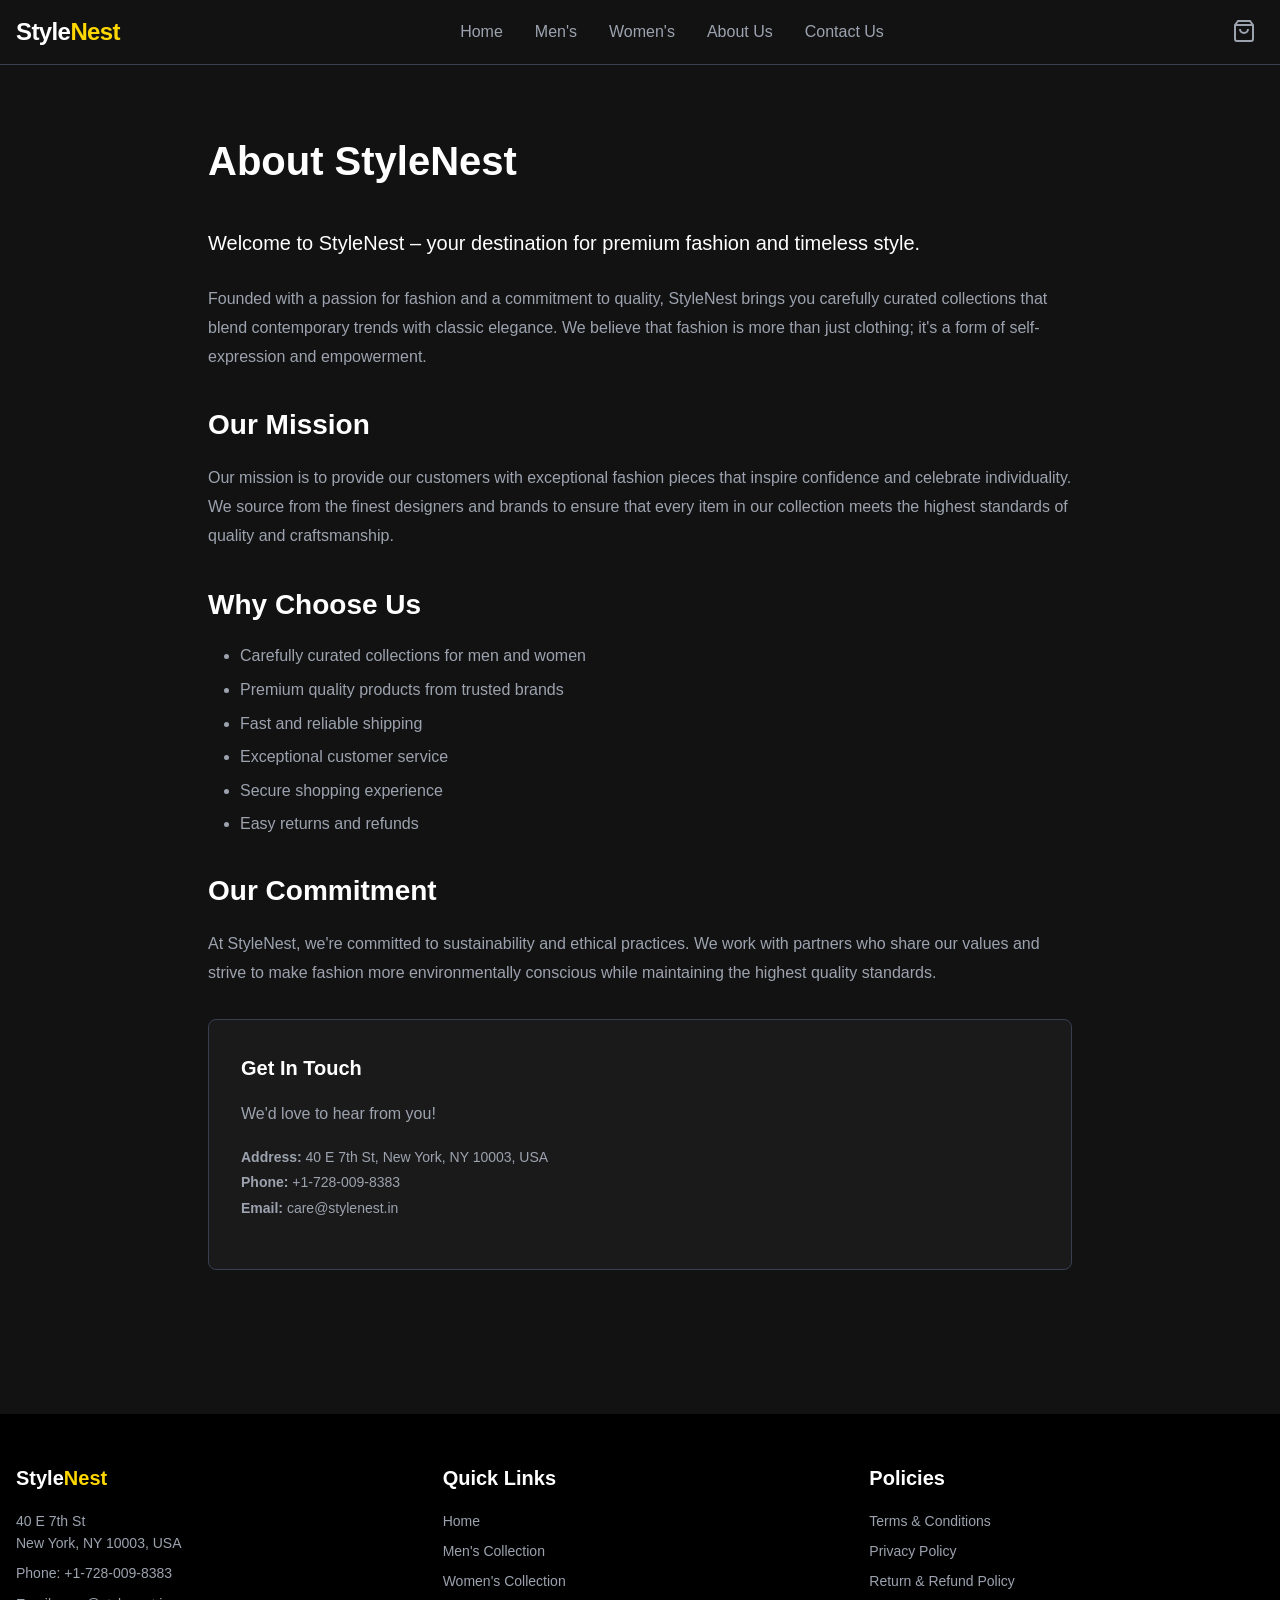
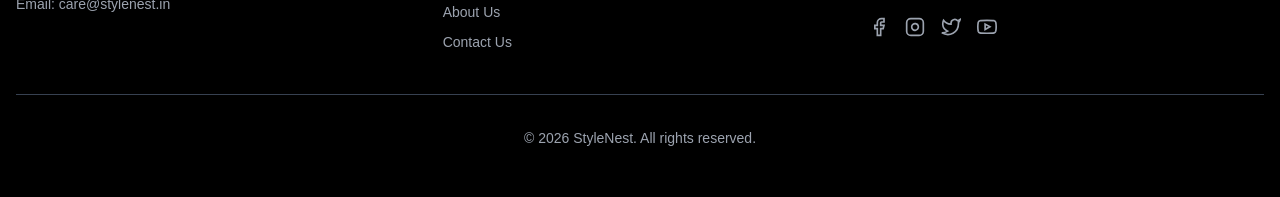
<file: about.html>
<!DOCTYPE html>
<html lang="en">
<head>
  <meta charset="UTF-8">
  <meta name="viewport" content="width=device-width, initial-scale=1.0">
  <title>About Us - StyleNest</title>
  <link rel="stylesheet" href="styles.css">
</head>
<body>
  <!-- Header -->
  <header class="header">
    <div class="header-content">
      <a href="index.html" class="logo">
        <span>Style</span><span class="logo-accent">Nest</span>
      </a>

      <nav class="nav">
        <a href="index.html" class="nav-link">Home</a>
        <a href="mens.html" class="nav-link">Men's</a>
        <a href="womens.html" class="nav-link">Women's</a>
        <a href="about.html" class="nav-link">About Us</a>
        <a href="contact.html" class="nav-link">Contact Us</a>
      </nav>

      <div class="header-actions">
        <button class="cart-btn">
          <svg width="24" height="24" viewBox="0 0 24 24" fill="none" stroke="currentColor" stroke-width="2">
            <path d="M6 2L3 6v14a2 2 0 0 0 2 2h14a2 2 0 0 0 2-2V6l-3-4z"/>
            <line x1="3" y1="6" x2="21" y2="6"/>
            <path d="M16 10a4 4 0 0 1-8 0"/>
          </svg>
          <span class="cart-counter">0</span>
        </button>

        <button class="mobile-menu-btn">
          <svg width="24" height="24" viewBox="0 0 24 24" fill="none" stroke="currentColor" stroke-width="2">
            <line x1="3" y1="12" x2="21" y2="12"/>
            <line x1="3" y1="6" x2="21" y2="6"/>
            <line x1="3" y1="18" x2="21" y2="18"/>
          </svg>
        </button>
      </div>
    </div>

    <nav class="mobile-menu">
      <a href="index.html" class="nav-link">Home</a>
      <a href="mens.html" class="nav-link">Men's</a>
      <a href="womens.html" class="nav-link">Women's</a>
      <a href="about.html" class="nav-link">About Us</a>
      <a href="contact.html" class="nav-link">Contact Us</a>
    </nav>
  </header>

  <!-- About Content -->
  <div class="about-content">
    <h1>About StyleNest</h1>
    
    <p style="font-size: 1.25rem; color: var(--color-text-primary);">
      Welcome to StyleNest – your destination for premium fashion and timeless style.
    </p>
    
    <p>
      Founded with a passion for fashion and a commitment to quality, StyleNest brings you 
      carefully curated collections that blend contemporary trends with classic elegance. 
      We believe that fashion is more than just clothing; it's a form of self-expression 
      and empowerment.
    </p>
    
    <h2>Our Mission</h2>
    <p>
      Our mission is to provide our customers with exceptional fashion pieces that inspire 
      confidence and celebrate individuality. We source from the finest designers and brands 
      to ensure that every item in our collection meets the highest standards of quality and 
      craftsmanship.
    </p>
    
    <h2>Why Choose Us</h2>
    <ul>
      <li>Carefully curated collections for men and women</li>
      <li>Premium quality products from trusted brands</li>
      <li>Fast and reliable shipping</li>
      <li>Exceptional customer service</li>
      <li>Secure shopping experience</li>
      <li>Easy returns and refunds</li>
    </ul>
    
    <h2>Our Commitment</h2>
    <p>
      At StyleNest, we're committed to sustainability and ethical practices. We work with 
      partners who share our values and strive to make fashion more environmentally 
      conscious while maintaining the highest quality standards.
    </p>
    
    <div class="contact-box">
      <h3>Get In Touch</h3>
      <p>We'd love to hear from you!</p>
      <p style="font-size: 0.875rem;">
        <strong>Address:</strong> 40 E 7th St, New York, NY 10003, USA<br>
        <strong>Phone:</strong> +1-728-009-8383<br>
        <strong>Email:</strong> care@stylenest.in
      </p>
    </div>
  </div>

  <!-- Footer -->
  <footer class="footer">
    <div class="footer-content">
      <div class="footer-grid">
        <div class="footer-section">
          <h3 class="footer-logo">
            <span>Style</span><span class="logo-accent">Nest</span>
          </h3>
          <p>40 E 7th St<br>New York, NY 10003, USA</p>
          <p>Phone: +1-728-009-8383</p>
          <p>Email: care@stylenest.in</p>
        </div>

        <div class="footer-section">
          <h3>Quick Links</h3>
          <a href="index.html">Home</a>
          <a href="mens.html">Men's Collection</a>
          <a href="womens.html">Women's Collection</a>
          <a href="about.html">About Us</a>
          <a href="contact.html">Contact Us</a>
        </div>

        <div class="footer-section">
          <h3>Policies</h3>
          <a href="#">Terms & Conditions</a>
          <a href="#">Privacy Policy</a>
          <a href="#">Return & Refund Policy</a>
          
          <div class="social-links">
            <a href="#" class="social-link">
              <svg width="20" height="20" viewBox="0 0 24 24" fill="none" stroke="currentColor" stroke-width="2">
                <path d="M18 2h-3a5 5 0 0 0-5 5v3H7v4h3v8h4v-8h3l1-4h-4V7a1 1 0 0 1 1-1h3z"/>
              </svg>
            </a>
            <a href="#" class="social-link">
              <svg width="20" height="20" viewBox="0 0 24 24" fill="none" stroke="currentColor" stroke-width="2">
                <rect x="2" y="2" width="20" height="20" rx="5" ry="5"/>
                <path d="M16 11.37A4 4 0 1 1 12.63 8 4 4 0 0 1 16 11.37z"/>
                <line x1="17.5" y1="6.5" x2="17.51" y2="6.5"/>
              </svg>
            </a>
            <a href="#" class="social-link">
              <svg width="20" height="20" viewBox="0 0 24 24" fill="none" stroke="currentColor" stroke-width="2">
                <path d="M23 3a10.9 10.9 0 0 1-3.14 1.53 4.48 4.48 0 0 0-7.86 3v1A10.66 10.66 0 0 1 3 4s-4 9 5 13a11.64 11.64 0 0 1-7 2c9 5 20 0 20-11.5a4.5 4.5 0 0 0-.08-.83A7.72 7.72 0 0 0 23 3z"/>
              </svg>
            </a>
            <a href="#" class="social-link">
              <svg width="20" height="20" viewBox="0 0 24 24" fill="none" stroke="currentColor" stroke-width="2">
                <path d="M22.54 6.42a2.78 2.78 0 0 0-1.94-2C18.88 4 12 4 12 4s-6.88 0-8.6.46a2.78 2.78 0 0 0-1.94 2A29 29 0 0 0 1 11.75a29 29 0 0 0 .46 5.33A2.78 2.78 0 0 0 3.4 19c1.72.46 8.6.46 8.6.46s6.88 0 8.6-.46a2.78 2.78 0 0 0 1.94-2 29 29 0 0 0 .46-5.25 29 29 0 0 0-.46-5.33z"/>
                <polygon points="9.75 15.02 15.5 11.75 9.75 8.48 9.75 15.02"/>
              </svg>
            </a>
          </div>
        </div>
      </div>

      <div class="footer-bottom">
        <p>&copy; 2026 StyleNest. All rights reserved.</p>
      </div>
    </div>
  </footer>

  <!-- Cart Drawer Overlay -->
  <div class="cart-overlay"></div>

  <!-- Cart Drawer -->
  <div class="cart-drawer">
    <div class="cart-drawer-header">
      <div>
        <h2 class="cart-drawer-title">Shopping Cart</h2>
        <p class="cart-drawer-subtitle">Review your items and proceed to checkout</p>
      </div>
      <button class="cart-drawer-close">
        <svg width="24" height="24" viewBox="0 0 24 24" fill="none" stroke="currentColor" stroke-width="2">
          <line x1="18" y1="6" x2="6" y2="18"/>
          <line x1="6" y1="6" x2="18" y2="18"/>
        </svg>
      </button>
    </div>
    <div class="cart-drawer-content"></div>
  </div>

  <script src="products.js"></script>
  <script src="main.js"></script>
</body>
</html>
</file>
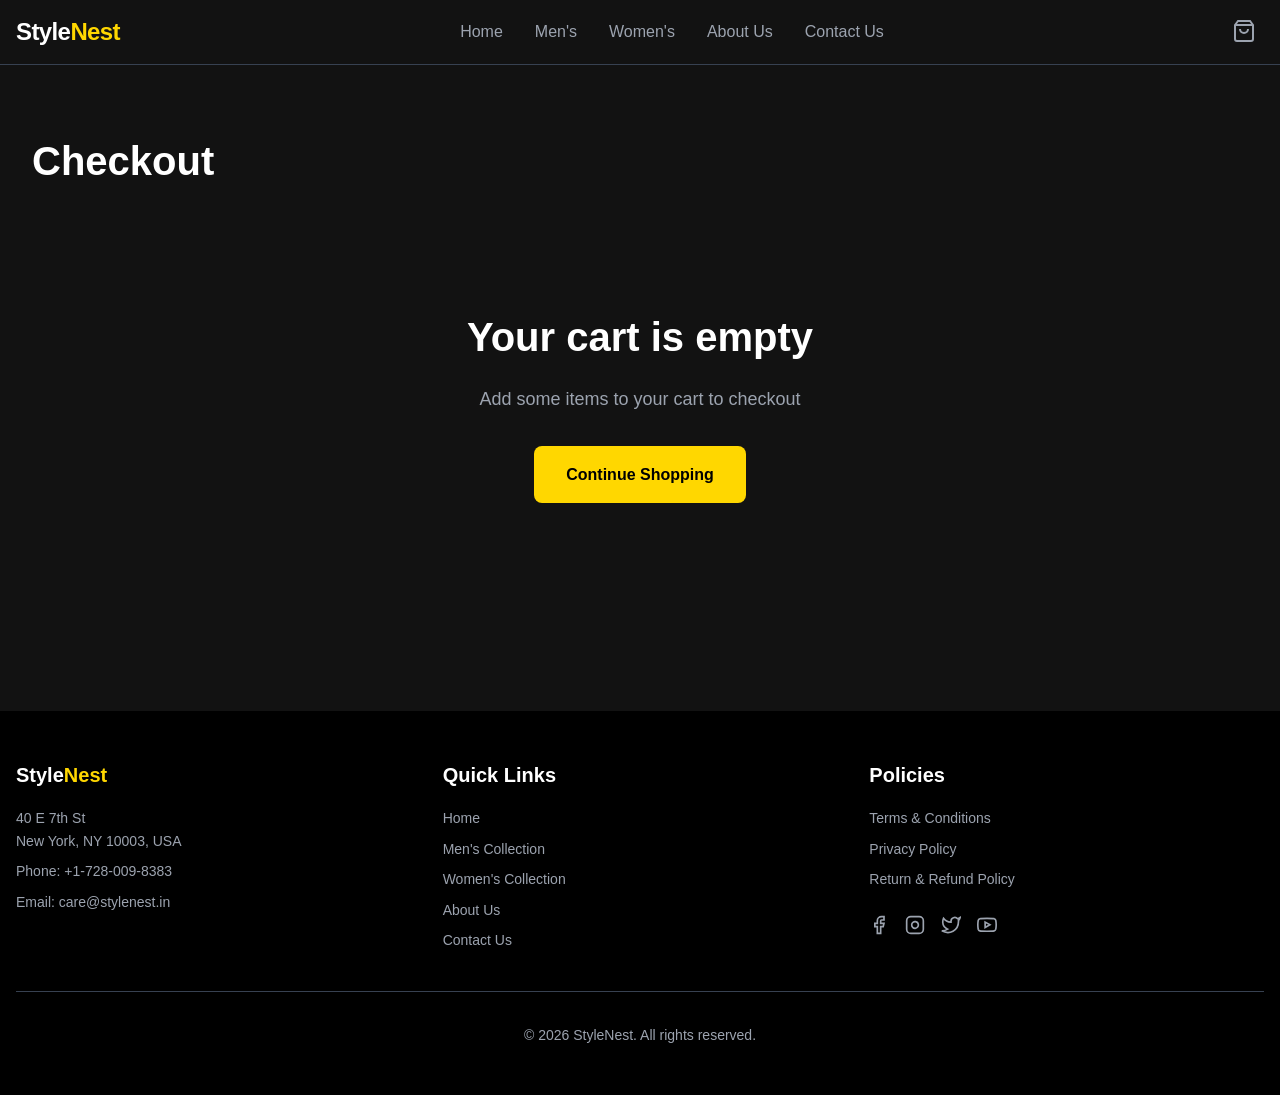
<file: checkout.html>
<!DOCTYPE html>
<html lang="en">
<head>
  <meta charset="UTF-8">
  <meta name="viewport" content="width=device-width, initial-scale=1.0">
  <title>Checkout - StyleNest</title>
  <link rel="stylesheet" href="styles.css">
</head>
<body>
  <!-- Header -->
  <header class="header">
    <div class="header-content">
      <a href="index.html" class="logo">
        <span>Style</span><span class="logo-accent">Nest</span>
      </a>

      <nav class="nav">
        <a href="index.html" class="nav-link">Home</a>
        <a href="mens.html" class="nav-link">Men's</a>
        <a href="womens.html" class="nav-link">Women's</a>
        <a href="about.html" class="nav-link">About Us</a>
        <a href="contact.html" class="nav-link">Contact Us</a>
      </nav>

      <div class="header-actions">
        <button class="cart-btn">
          <svg width="24" height="24" viewBox="0 0 24 24" fill="none" stroke="currentColor" stroke-width="2">
            <path d="M6 2L3 6v14a2 2 0 0 0 2 2h14a2 2 0 0 0 2-2V6l-3-4z"/>
            <line x1="3" y1="6" x2="21" y2="6"/>
            <path d="M16 10a4 4 0 0 1-8 0"/>
          </svg>
          <span class="cart-counter">0</span>
        </button>

        <button class="mobile-menu-btn">
          <svg width="24" height="24" viewBox="0 0 24 24" fill="none" stroke="currentColor" stroke-width="2">
            <line x1="3" y1="12" x2="21" y2="12"/>
            <line x1="3" y1="6" x2="21" y2="6"/>
            <line x1="3" y1="18" x2="21" y2="18"/>
          </svg>
        </button>
      </div>
    </div>

    <nav class="mobile-menu">
      <a href="index.html" class="nav-link">Home</a>
      <a href="mens.html" class="nav-link">Men's</a>
      <a href="womens.html" class="nav-link">Women's</a>
      <a href="about.html" class="nav-link">About Us</a>
      <a href="contact.html" class="nav-link">Contact Us</a>
    </nav>
  </header>

  <!-- Checkout Section -->
  <section class="section">
    <div class="container">
      <h1 style="font-size: 2.5rem; margin-bottom: 3rem;">Checkout</h1>
      
      <div class="checkout-container">
        <div class="checkout-grid">
          <!-- Checkout Form -->
          <div>
            <h2 style="font-size: 1.5rem; margin-bottom: 1.5rem;">Shipping Details</h2>
            <form id="checkout-form">
              <div class="form-group">
                <label for="name" class="form-label">Full Name *</label>
                <input
                  type="text"
                  id="name"
                  name="name"
                  class="form-input"
                >
              </div>

              <div class="form-group">
                <label for="email" class="form-label">Email Address *</label>
                <input
                  type="email"
                  id="email"
                  name="email"
                  class="form-input"
                >
              </div>

              <div class="form-group">
                <label for="phone" class="form-label">Phone Number * (Required for COD)</label>
                <input
                  type="tel"
                  id="phone"
                  name="phone"
                  placeholder="+1-XXX-XXX-XXXX"
                  class="form-input"
                >
              </div>

              <div class="form-group">
                <label for="address" class="form-label">Shipping Address *</label>
                <textarea
                  id="address"
                  name="address"
                  rows="3"
                  class="form-textarea"
                ></textarea>
              </div>

              <div class="form-grid">
                <div class="form-group">
                  <label for="city" class="form-label">City *</label>
                  <input
                    type="text"
                    id="city"
                    name="city"
                    class="form-input"
                  >
                </div>

                <div class="form-group">
                  <label for="state" class="form-label">State *</label>
                  <input
                    type="text"
                    id="state"
                    name="state"
                    class="form-input"
                  >
                </div>
              </div>

              <div class="form-group">
                <label for="zipCode" class="form-label">ZIP Code *</label>
                <input
                  type="text"
                  id="zipCode"
                  name="zipCode"
                  class="form-input"
                >
              </div>

              <div class="payment-methods">
                <h3 style="font-size: 1.25rem; margin-bottom: 1rem;">Payment Method</h3>
                <div>
                  <div class="payment-method payment-method-active">
                    <svg class="payment-icon" width="20" height="20" viewBox="0 0 24 24" fill="none" stroke="currentColor" stroke-width="2">
                      <rect x="1" y="4" width="22" height="16" rx="2" ry="2"/>
                      <line x1="1" y1="10" x2="23" y2="10"/>
                    </svg>
                    <div class="payment-details">
                      <p class="payment-title">Cash on Delivery (COD)</p>
                      <p class="payment-subtitle">Pay when you receive your order</p>
                    </div>
                    <div class="payment-radio">
                      <div class="payment-radio-inner"></div>
                    </div>
                  </div>
                  
                  <div class="payment-method payment-method-disabled">
                    <svg width="20" height="20" viewBox="0 0 24 24" fill="none" stroke="currentColor" stroke-width="2">
                      <rect x="1" y="4" width="22" height="16" rx="2" ry="2"/>
                      <line x1="1" y1="10" x2="23" y2="10"/>
                    </svg>
                    <div class="payment-details">
                      <p class="payment-title">Card Payment</p>
                      <p class="payment-subtitle">Currently unavailable</p>
                    </div>
                  </div>
                </div>
              </div>

              <button type="submit" class="btn-submit">
                Place Order
              </button>
            </form>
          </div>

          <!-- Order Summary -->
          <div>
            <h2 style="font-size: 1.5rem; margin-bottom: 1.5rem;">Order Summary</h2>
            <div class="order-summary">
              <div class="order-summary-items"></div>

              <div class="order-summary-totals">
                <div class="summary-row">
                  <span>Subtotal</span>
                  <span class="summary-subtotal">$0.00</span>
                </div>
                <div class="summary-row">
                  <span>Shipping</span>
                  <span class="summary-shipping">FREE</span>
                </div>
                <div class="summary-total-row">
                  <span>Total</span>
                  <span class="summary-total">$0.00</span>
                </div>
              </div>
            </div>
          </div>
        </div>
      </div>
    </div>
  </section>

  <!-- Footer -->
  <footer class="footer">
    <div class="footer-content">
      <div class="footer-grid">
        <div class="footer-section">
          <h3 class="footer-logo">
            <span>Style</span><span class="logo-accent">Nest</span>
          </h3>
          <p>40 E 7th St<br>New York, NY 10003, USA</p>
          <p>Phone: +1-728-009-8383</p>
          <p>Email: care@stylenest.in</p>
        </div>

        <div class="footer-section">
          <h3>Quick Links</h3>
          <a href="index.html">Home</a>
          <a href="mens.html">Men's Collection</a>
          <a href="womens.html">Women's Collection</a>
          <a href="about.html">About Us</a>
          <a href="contact.html">Contact Us</a>
        </div>

        <div class="footer-section">
          <h3>Policies</h3>
          <a href="#">Terms & Conditions</a>
          <a href="#">Privacy Policy</a>
          <a href="#">Return & Refund Policy</a>
          
          <div class="social-links">
            <a href="#" class="social-link">
              <svg width="20" height="20" viewBox="0 0 24 24" fill="none" stroke="currentColor" stroke-width="2">
                <path d="M18 2h-3a5 5 0 0 0-5 5v3H7v4h3v8h4v-8h3l1-4h-4V7a1 1 0 0 1 1-1h3z"/>
              </svg>
            </a>
            <a href="#" class="social-link">
              <svg width="20" height="20" viewBox="0 0 24 24" fill="none" stroke="currentColor" stroke-width="2">
                <rect x="2" y="2" width="20" height="20" rx="5" ry="5"/>
                <path d="M16 11.37A4 4 0 1 1 12.63 8 4 4 0 0 1 16 11.37z"/>
                <line x1="17.5" y1="6.5" x2="17.51" y2="6.5"/>
              </svg>
            </a>
            <a href="#" class="social-link">
              <svg width="20" height="20" viewBox="0 0 24 24" fill="none" stroke="currentColor" stroke-width="2">
                <path d="M23 3a10.9 10.9 0 0 1-3.14 1.53 4.48 4.48 0 0 0-7.86 3v1A10.66 10.66 0 0 1 3 4s-4 9 5 13a11.64 11.64 0 0 1-7 2c9 5 20 0 20-11.5a4.5 4.5 0 0 0-.08-.83A7.72 7.72 0 0 0 23 3z"/>
              </svg>
            </a>
            <a href="#" class="social-link">
              <svg width="20" height="20" viewBox="0 0 24 24" fill="none" stroke="currentColor" stroke-width="2">
                <path d="M22.54 6.42a2.78 2.78 0 0 0-1.94-2C18.88 4 12 4 12 4s-6.88 0-8.6.46a2.78 2.78 0 0 0-1.94 2A29 29 0 0 0 1 11.75a29 29 0 0 0 .46 5.33A2.78 2.78 0 0 0 3.4 19c1.72.46 8.6.46 8.6.46s6.88 0 8.6-.46a2.78 2.78 0 0 0 1.94-2 29 29 0 0 0 .46-5.25 29 29 0 0 0-.46-5.33z"/>
                <polygon points="9.75 15.02 15.5 11.75 9.75 8.48 9.75 15.02"/>
              </svg>
            </a>
          </div>
        </div>
      </div>

      <div class="footer-bottom">
        <p>&copy; 2026 StyleNest. All rights reserved.</p>
      </div>
    </div>
  </footer>

  <!-- Cart Drawer Overlay -->
  <div class="cart-overlay"></div>

  <!-- Cart Drawer -->
  <div class="cart-drawer">
    <div class="cart-drawer-header">
      <div>
        <h2 class="cart-drawer-title">Shopping Cart</h2>
        <p class="cart-drawer-subtitle">Review your items and proceed to checkout</p>
      </div>
      <button class="cart-drawer-close">
        <svg width="24" height="24" viewBox="0 0 24 24" fill="none" stroke="currentColor" stroke-width="2">
          <line x1="18" y1="6" x2="6" y2="18"/>
          <line x1="6" y1="6" x2="18" y2="18"/>
        </svg>
      </button>
    </div>
    <div class="cart-drawer-content"></div>
  </div>

  <script src="products.js"></script>
  <script src="main.js"></script>
</body>
</html>
</file>
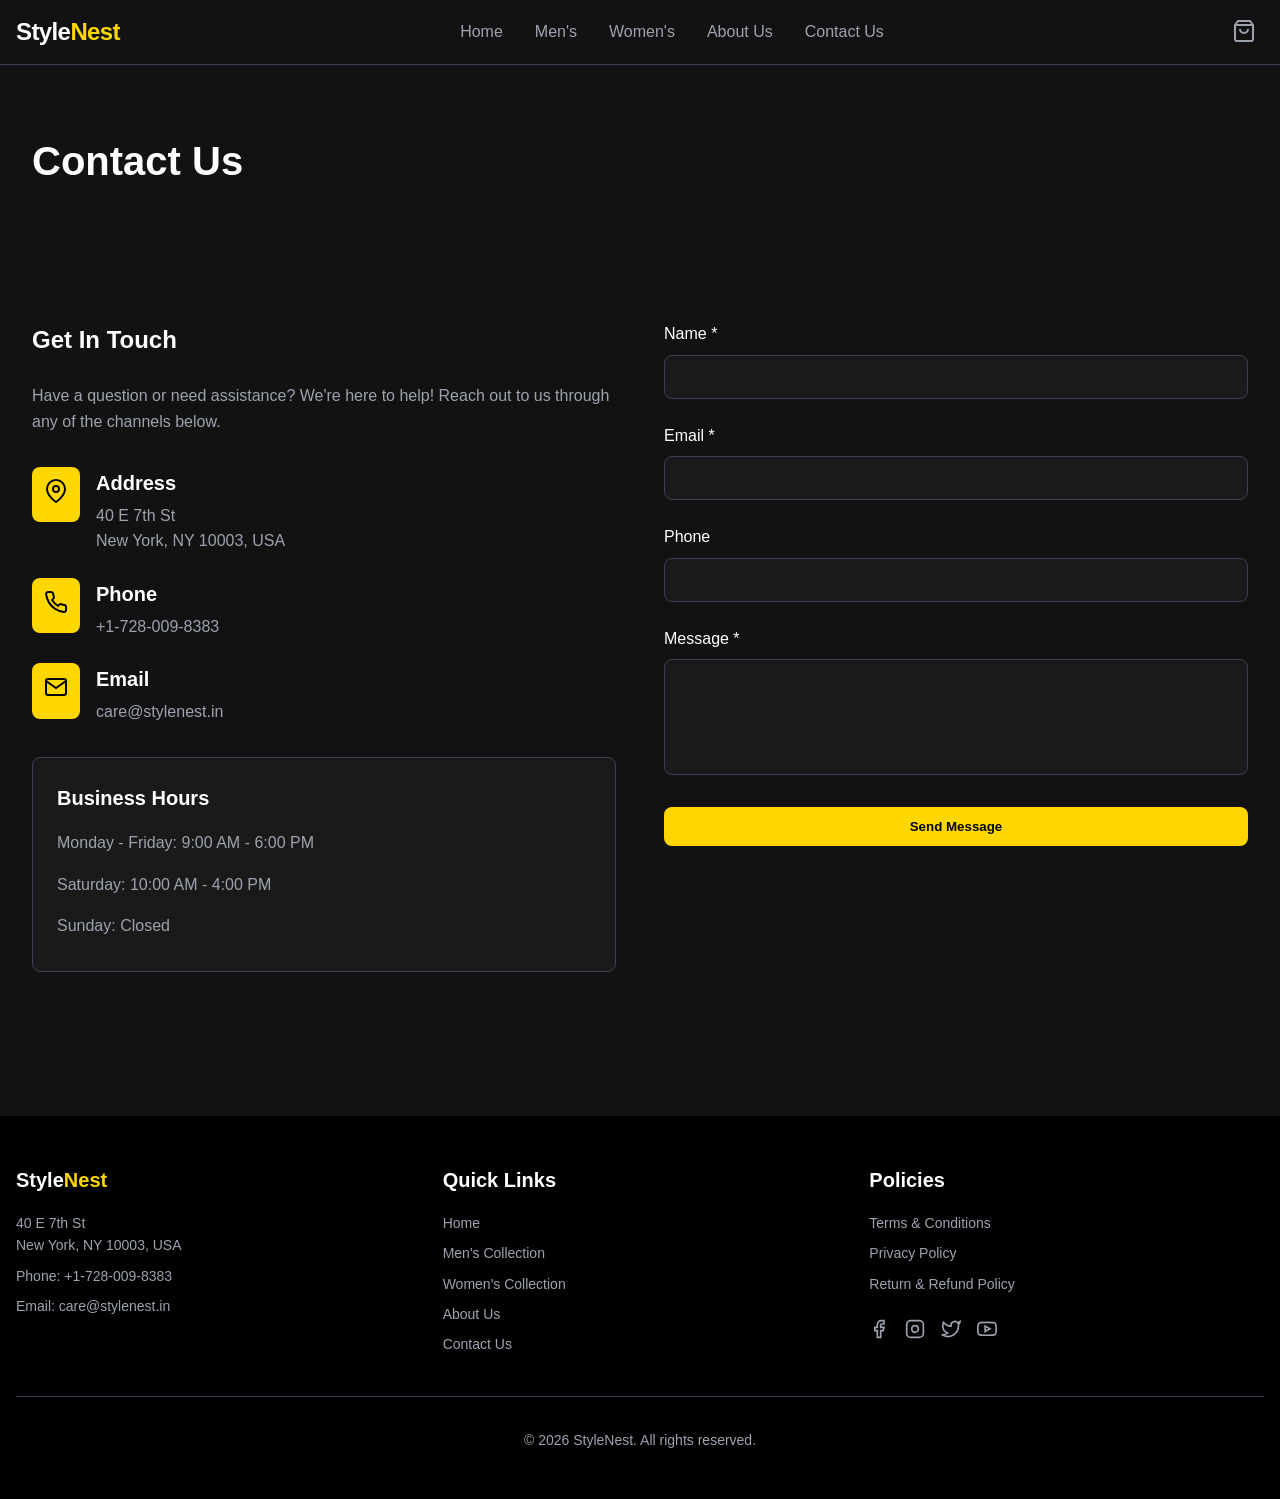
<file: contact.html>
<!DOCTYPE html>
<html lang="en">
<head>
  <meta charset="UTF-8">
  <meta name="viewport" content="width=device-width, initial-scale=1.0">
  <title>Contact Us - StyleNest</title>
  <link rel="stylesheet" href="styles.css">
</head>
<body>
  <!-- Header -->
  <header class="header">
    <div class="header-content">
      <a href="index.html" class="logo">
        <span>Style</span><span class="logo-accent">Nest</span>
      </a>

      <nav class="nav">
        <a href="index.html" class="nav-link">Home</a>
        <a href="mens.html" class="nav-link">Men's</a>
        <a href="womens.html" class="nav-link">Women's</a>
        <a href="about.html" class="nav-link">About Us</a>
        <a href="contact.html" class="nav-link">Contact Us</a>
      </nav>

      <div class="header-actions">
        <button class="cart-btn">
          <svg width="24" height="24" viewBox="0 0 24 24" fill="none" stroke="currentColor" stroke-width="2">
            <path d="M6 2L3 6v14a2 2 0 0 0 2 2h14a2 2 0 0 0 2-2V6l-3-4z"/>
            <line x1="3" y1="6" x2="21" y2="6"/>
            <path d="M16 10a4 4 0 0 1-8 0"/>
          </svg>
          <span class="cart-counter">0</span>
        </button>

        <button class="mobile-menu-btn">
          <svg width="24" height="24" viewBox="0 0 24 24" fill="none" stroke="currentColor" stroke-width="2">
            <line x1="3" y1="12" x2="21" y2="12"/>
            <line x1="3" y1="6" x2="21" y2="6"/>
            <line x1="3" y1="18" x2="21" y2="18"/>
          </svg>
        </button>
      </div>
    </div>

    <nav class="mobile-menu">
      <a href="index.html" class="nav-link">Home</a>
      <a href="mens.html" class="nav-link">Men's</a>
      <a href="womens.html" class="nav-link">Women's</a>
      <a href="about.html" class="nav-link">About Us</a>
      <a href="contact.html" class="nav-link">Contact Us</a>
    </nav>
  </header>

  <!-- Page Header -->
  <div class="page-header">
    <div class="container">
      <h1 class="page-title">Contact Us</h1>
    </div>
  </div>

  <!-- Contact Section -->
  <section class="section">
    <div class="container">
      <div class="contact-grid">
        <!-- Contact Info -->
        <div>
          <h2 style="font-size: 1.5rem; margin-bottom: 1.5rem;">Get In Touch</h2>
          <p style="color: var(--color-text-secondary); margin-bottom: 2rem;">
            Have a question or need assistance? We're here to help! Reach out to us 
            through any of the channels below.
          </p>
          
          <div style="display: flex; flex-direction: column; gap: 1.5rem;">
            <div class="contact-info-item">
              <div class="contact-icon">
                <svg width="24" height="24" viewBox="0 0 24 24" fill="none" stroke="currentColor" stroke-width="2">
                  <path d="M21 10c0 7-9 13-9 13s-9-6-9-13a9 9 0 0 1 18 0z"/>
                  <circle cx="12" cy="10" r="3"/>
                </svg>
              </div>
              <div>
                <h3 class="contact-info-title">Address</h3>
                <p class="contact-info-text">
                  40 E 7th St<br>
                  New York, NY 10003, USA
                </p>
              </div>
            </div>
            
            <div class="contact-info-item">
              <div class="contact-icon">
                <svg width="24" height="24" viewBox="0 0 24 24" fill="none" stroke="currentColor" stroke-width="2">
                  <path d="M22 16.92v3a2 2 0 0 1-2.18 2 19.79 19.79 0 0 1-8.63-3.07 19.5 19.5 0 0 1-6-6 19.79 19.79 0 0 1-3.07-8.67A2 2 0 0 1 4.11 2h3a2 2 0 0 1 2 1.72 12.84 12.84 0 0 0 .7 2.81 2 2 0 0 1-.45 2.11L8.09 9.91a16 16 0 0 0 6 6l1.27-1.27a2 2 0 0 1 2.11-.45 12.84 12.84 0 0 0 2.81.7A2 2 0 0 1 22 16.92z"/>
                </svg>
              </div>
              <div>
                <h3 class="contact-info-title">Phone</h3>
                <p class="contact-info-text">+1-728-009-8383</p>
              </div>
            </div>
            
            <div class="contact-info-item">
              <div class="contact-icon">
                <svg width="24" height="24" viewBox="0 0 24 24" fill="none" stroke="currentColor" stroke-width="2">
                  <path d="M4 4h16c1.1 0 2 .9 2 2v12c0 1.1-.9 2-2 2H4c-1.1 0-2-.9-2-2V6c0-1.1.9-2 2-2z"/>
                  <polyline points="22,6 12,13 2,6"/>
                </svg>
              </div>
              <div>
                <h3 class="contact-info-title">Email</h3>
                <p class="contact-info-text">care@stylenest.in</p>
              </div>
            </div>
          </div>
          
          <div class="business-hours">
            <h3>Business Hours</h3>
            <div style="display: flex; flex-direction: column; gap: 0.5rem;">
              <p>Monday - Friday: 9:00 AM - 6:00 PM</p>
              <p>Saturday: 10:00 AM - 4:00 PM</p>
              <p>Sunday: Closed</p>
            </div>
          </div>
        </div>
        
        <!-- Contact Form -->
        <div>
          <form id="contact-form">
            <div class="form-group">
              <label for="name" class="form-label">Name *</label>
              <input
                type="text"
                id="name"
                name="name"
                required
                class="form-input"
              >
            </div>
            
            <div class="form-group">
              <label for="email" class="form-label">Email *</label>
              <input
                type="email"
                id="email"
                name="email"
                required
                class="form-input"
              >
            </div>
            
            <div class="form-group">
              <label for="phone" class="form-label">Phone</label>
              <input
                type="tel"
                id="phone"
                name="phone"
                class="form-input"
              >
            </div>
            
            <div class="form-group">
              <label for="message" class="form-label">Message *</label>
              <textarea
                id="message"
                name="message"
                required
                rows="5"
                class="form-textarea"
              ></textarea>
            </div>
            
            <button type="submit" class="btn-submit">
              Send Message
            </button>
          </form>
        </div>
      </div>
    </div>
  </section>

  <!-- Footer -->
  <footer class="footer">
    <div class="footer-content">
      <div class="footer-grid">
        <div class="footer-section">
          <h3 class="footer-logo">
            <span>Style</span><span class="logo-accent">Nest</span>
          </h3>
          <p>40 E 7th St<br>New York, NY 10003, USA</p>
          <p>Phone: +1-728-009-8383</p>
          <p>Email: care@stylenest.in</p>
        </div>

        <div class="footer-section">
          <h3>Quick Links</h3>
          <a href="index.html">Home</a>
          <a href="mens.html">Men's Collection</a>
          <a href="womens.html">Women's Collection</a>
          <a href="about.html">About Us</a>
          <a href="contact.html">Contact Us</a>
        </div>

        <div class="footer-section">
          <h3>Policies</h3>
          <a href="#">Terms & Conditions</a>
          <a href="#">Privacy Policy</a>
          <a href="#">Return & Refund Policy</a>
          
          <div class="social-links">
            <a href="#" class="social-link">
              <svg width="20" height="20" viewBox="0 0 24 24" fill="none" stroke="currentColor" stroke-width="2">
                <path d="M18 2h-3a5 5 0 0 0-5 5v3H7v4h3v8h4v-8h3l1-4h-4V7a1 1 0 0 1 1-1h3z"/>
              </svg>
            </a>
            <a href="#" class="social-link">
              <svg width="20" height="20" viewBox="0 0 24 24" fill="none" stroke="currentColor" stroke-width="2">
                <rect x="2" y="2" width="20" height="20" rx="5" ry="5"/>
                <path d="M16 11.37A4 4 0 1 1 12.63 8 4 4 0 0 1 16 11.37z"/>
                <line x1="17.5" y1="6.5" x2="17.51" y2="6.5"/>
              </svg>
            </a>
            <a href="#" class="social-link">
              <svg width="20" height="20" viewBox="0 0 24 24" fill="none" stroke="currentColor" stroke-width="2">
                <path d="M23 3a10.9 10.9 0 0 1-3.14 1.53 4.48 4.48 0 0 0-7.86 3v1A10.66 10.66 0 0 1 3 4s-4 9 5 13a11.64 11.64 0 0 1-7 2c9 5 20 0 20-11.5a4.5 4.5 0 0 0-.08-.83A7.72 7.72 0 0 0 23 3z"/>
              </svg>
            </a>
            <a href="#" class="social-link">
              <svg width="20" height="20" viewBox="0 0 24 24" fill="none" stroke="currentColor" stroke-width="2">
                <path d="M22.54 6.42a2.78 2.78 0 0 0-1.94-2C18.88 4 12 4 12 4s-6.88 0-8.6.46a2.78 2.78 0 0 0-1.94 2A29 29 0 0 0 1 11.75a29 29 0 0 0 .46 5.33A2.78 2.78 0 0 0 3.4 19c1.72.46 8.6.46 8.6.46s6.88 0 8.6-.46a2.78 2.78 0 0 0 1.94-2 29 29 0 0 0 .46-5.25 29 29 0 0 0-.46-5.33z"/>
                <polygon points="9.75 15.02 15.5 11.75 9.75 8.48 9.75 15.02"/>
              </svg>
            </a>
          </div>
        </div>
      </div>

      <div class="footer-bottom">
        <p>&copy; 2026 StyleNest. All rights reserved.</p>
      </div>
    </div>
  </footer>

  <!-- Cart Drawer Overlay -->
  <div class="cart-overlay"></div>

  <!-- Cart Drawer -->
  <div class="cart-drawer">
    <div class="cart-drawer-header">
      <div>
        <h2 class="cart-drawer-title">Shopping Cart</h2>
        <p class="cart-drawer-subtitle">Review your items and proceed to checkout</p>
      </div>
      <button class="cart-drawer-close">
        <svg width="24" height="24" viewBox="0 0 24 24" fill="none" stroke="currentColor" stroke-width="2">
          <line x1="18" y1="6" x2="6" y2="18"/>
          <line x1="6" y1="6" x2="18" y2="18"/>
        </svg>
      </button>
    </div>
    <div class="cart-drawer-content"></div>
  </div>

  <script src="products.js"></script>
  <script src="main.js"></script>
</body>
</html>
</file>
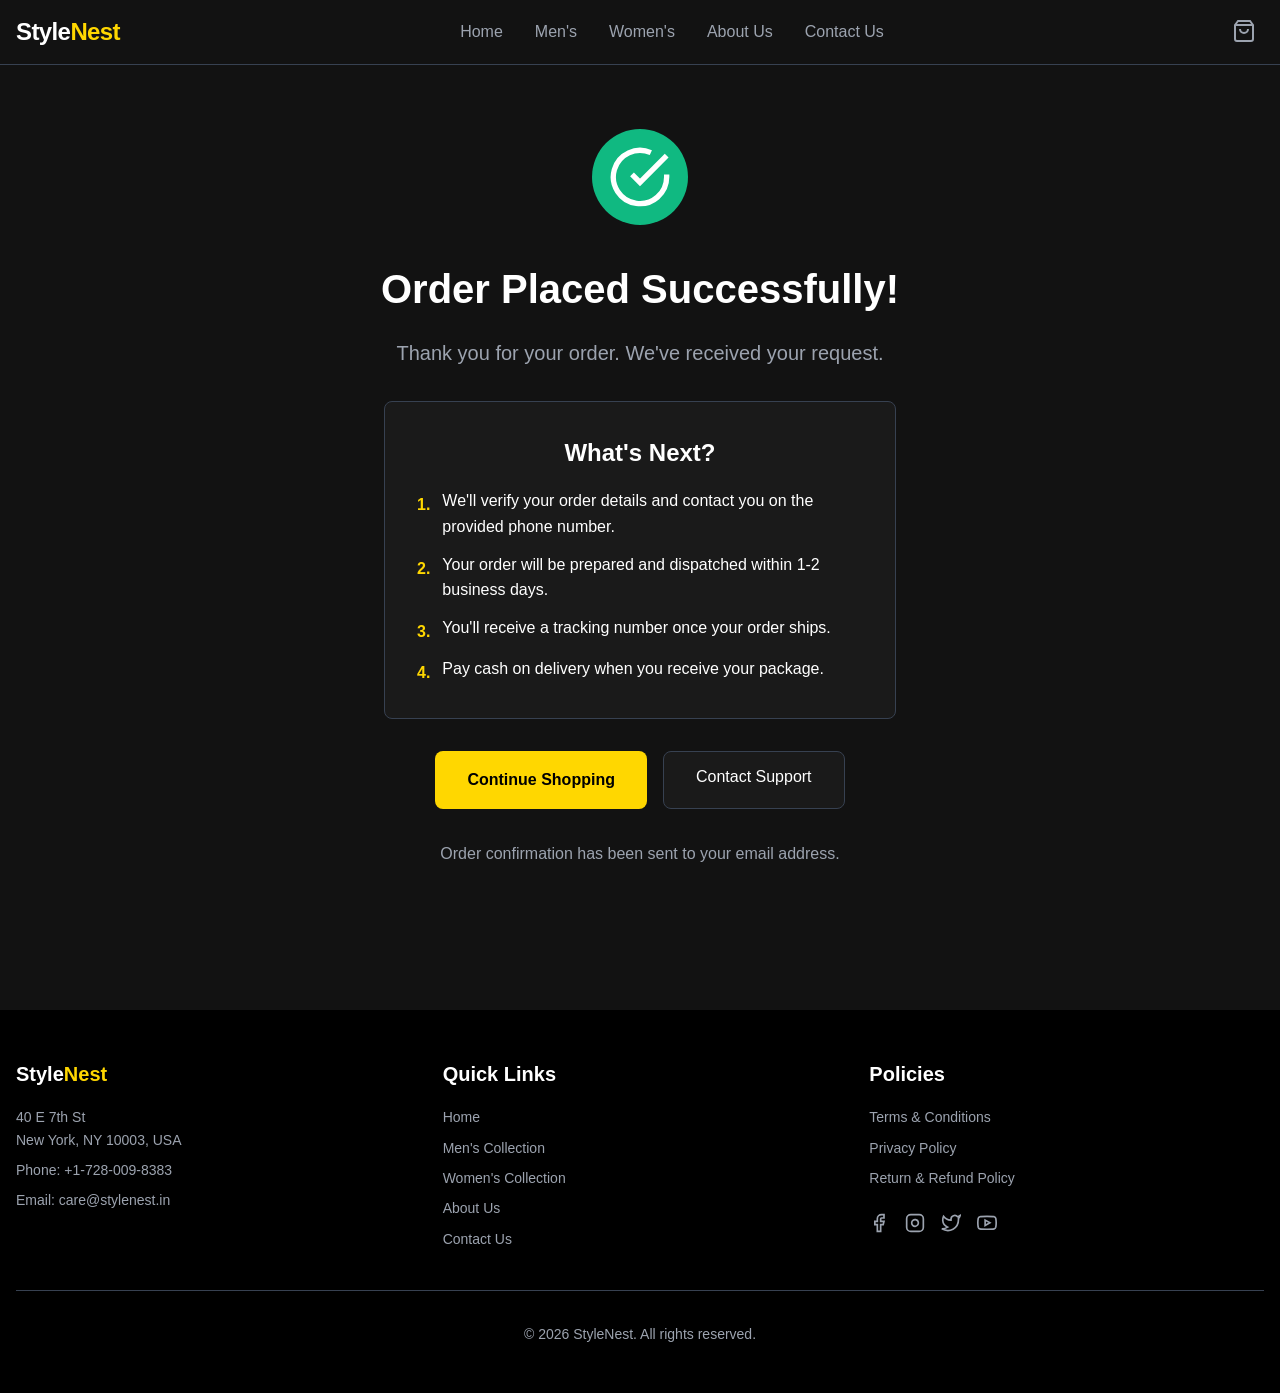
<file: order-success.html>
<!DOCTYPE html>
<html lang="en">
<head>
  <meta charset="UTF-8">
  <meta name="viewport" content="width=device-width, initial-scale=1.0">
  <title>Order Success - StyleNest</title>
  <link rel="stylesheet" href="styles.css">
</head>
<body>
  <!-- Header -->
  <header class="header">
    <div class="header-content">
      <a href="index.html" class="logo">
        <span>Style</span><span class="logo-accent">Nest</span>
      </a>

      <nav class="nav">
        <a href="index.html" class="nav-link">Home</a>
        <a href="mens.html" class="nav-link">Men's</a>
        <a href="womens.html" class="nav-link">Women's</a>
        <a href="about.html" class="nav-link">About Us</a>
        <a href="contact.html" class="nav-link">Contact Us</a>
      </nav>

      <div class="header-actions">
        <button class="cart-btn">
          <svg width="24" height="24" viewBox="0 0 24 24" fill="none" stroke="currentColor" stroke-width="2">
            <path d="M6 2L3 6v14a2 2 0 0 0 2 2h14a2 2 0 0 0 2-2V6l-3-4z"/>
            <line x1="3" y1="6" x2="21" y2="6"/>
            <path d="M16 10a4 4 0 0 1-8 0"/>
          </svg>
          <span class="cart-counter">0</span>
        </button>

        <button class="mobile-menu-btn">
          <svg width="24" height="24" viewBox="0 0 24 24" fill="none" stroke="currentColor" stroke-width="2">
            <line x1="3" y1="12" x2="21" y2="12"/>
            <line x1="3" y1="6" x2="21" y2="6"/>
            <line x1="3" y1="18" x2="21" y2="18"/>
          </svg>
        </button>
      </div>
    </div>

    <nav class="mobile-menu">
      <a href="index.html" class="nav-link">Home</a>
      <a href="mens.html" class="nav-link">Men's</a>
      <a href="womens.html" class="nav-link">Women's</a>
      <a href="about.html" class="nav-link">About Us</a>
      <a href="contact.html" class="nav-link">Contact Us</a>
    </nav>
  </header>

  <!-- Order Success Section -->
  <div class="order-success">
    <div style="max-width: 42rem; margin: 0 auto; padding: 0 1rem;">
      <div class="success-icon">
        <svg width="64" height="64" viewBox="0 0 24 24" fill="none" stroke="white" stroke-width="2">
          <path d="M22 11.08V12a10 10 0 1 1-5.93-9.14"/>
          <polyline points="22 4 12 14.01 9 11.01"/>
        </svg>
      </div>
      
      <h1 class="success-title">Order Placed Successfully!</h1>
      
      <p class="success-description">
        Thank you for your order. We've received your request.
      </p>
      
      <div class="success-details">
        <h2>What's Next?</h2>
        <div class="success-steps">
          <div class="success-step">
            <span class="success-step-number">1.</span>
            <span>We'll verify your order details and contact you on the provided phone number.</span>
          </div>
          <div class="success-step">
            <span class="success-step-number">2.</span>
            <span>Your order will be prepared and dispatched within 1-2 business days.</span>
          </div>
          <div class="success-step">
            <span class="success-step-number">3.</span>
            <span>You'll receive a tracking number once your order ships.</span>
          </div>
          <div class="success-step">
            <span class="success-step-number">4.</span>
            <span>Pay cash on delivery when you receive your package.</span>
          </div>
        </div>
      </div>
      
      <div class="success-actions">
        <a href="index.html" class="btn-primary">
          Continue Shopping
        </a>
        <a href="contact.html" class="btn-secondary">
          Contact Support
        </a>
      </div>
      
      <p class="success-note">
        Order confirmation has been sent to your email address.
      </p>
    </div>
  </div>

  <!-- Footer -->
  <footer class="footer">
    <div class="footer-content">
      <div class="footer-grid">
        <div class="footer-section">
          <h3 class="footer-logo">
            <span>Style</span><span class="logo-accent">Nest</span>
          </h3>
          <p>40 E 7th St<br>New York, NY 10003, USA</p>
          <p>Phone: +1-728-009-8383</p>
          <p>Email: care@stylenest.in</p>
        </div>

        <div class="footer-section">
          <h3>Quick Links</h3>
          <a href="index.html">Home</a>
          <a href="mens.html">Men's Collection</a>
          <a href="womens.html">Women's Collection</a>
          <a href="about.html">About Us</a>
          <a href="contact.html">Contact Us</a>
        </div>

        <div class="footer-section">
          <h3>Policies</h3>
          <a href="#">Terms & Conditions</a>
          <a href="#">Privacy Policy</a>
          <a href="#">Return & Refund Policy</a>
          
          <div class="social-links">
            <a href="#" class="social-link">
              <svg width="20" height="20" viewBox="0 0 24 24" fill="none" stroke="currentColor" stroke-width="2">
                <path d="M18 2h-3a5 5 0 0 0-5 5v3H7v4h3v8h4v-8h3l1-4h-4V7a1 1 0 0 1 1-1h3z"/>
              </svg>
            </a>
            <a href="#" class="social-link">
              <svg width="20" height="20" viewBox="0 0 24 24" fill="none" stroke="currentColor" stroke-width="2">
                <rect x="2" y="2" width="20" height="20" rx="5" ry="5"/>
                <path d="M16 11.37A4 4 0 1 1 12.63 8 4 4 0 0 1 16 11.37z"/>
                <line x1="17.5" y1="6.5" x2="17.51" y2="6.5"/>
              </svg>
            </a>
            <a href="#" class="social-link">
              <svg width="20" height="20" viewBox="0 0 24 24" fill="none" stroke="currentColor" stroke-width="2">
                <path d="M23 3a10.9 10.9 0 0 1-3.14 1.53 4.48 4.48 0 0 0-7.86 3v1A10.66 10.66 0 0 1 3 4s-4 9 5 13a11.64 11.64 0 0 1-7 2c9 5 20 0 20-11.5a4.5 4.5 0 0 0-.08-.83A7.72 7.72 0 0 0 23 3z"/>
              </svg>
            </a>
            <a href="#" class="social-link">
              <svg width="20" height="20" viewBox="0 0 24 24" fill="none" stroke="currentColor" stroke-width="2">
                <path d="M22.54 6.42a2.78 2.78 0 0 0-1.94-2C18.88 4 12 4 12 4s-6.88 0-8.6.46a2.78 2.78 0 0 0-1.94 2A29 29 0 0 0 1 11.75a29 29 0 0 0 .46 5.33A2.78 2.78 0 0 0 3.4 19c1.72.46 8.6.46 8.6.46s6.88 0 8.6-.46a2.78 2.78 0 0 0 1.94-2 29 29 0 0 0 .46-5.25 29 29 0 0 0-.46-5.33z"/>
                <polygon points="9.75 15.02 15.5 11.75 9.75 8.48 9.75 15.02"/>
              </svg>
            </a>
          </div>
        </div>
      </div>

      <div class="footer-bottom">
        <p>&copy; 2026 StyleNest. All rights reserved.</p>
      </div>
    </div>
  </footer>

  <!-- Cart Drawer Overlay -->
  <div class="cart-overlay"></div>

  <!-- Cart Drawer -->
  <div class="cart-drawer">
    <div class="cart-drawer-header">
      <div>
        <h2 class="cart-drawer-title">Shopping Cart</h2>
        <p class="cart-drawer-subtitle">Review your items and proceed to checkout</p>
      </div>
      <button class="cart-drawer-close">
        <svg width="24" height="24" viewBox="0 0 24 24" fill="none" stroke="currentColor" stroke-width="2">
          <line x1="18" y1="6" x2="6" y2="18"/>
          <line x1="6" y1="6" x2="18" y2="18"/>
        </svg>
      </button>
    </div>
    <div class="cart-drawer-content"></div>
  </div>

  <script src="products.js"></script>
  <script src="main.js"></script>
</body>
</html>
</file>
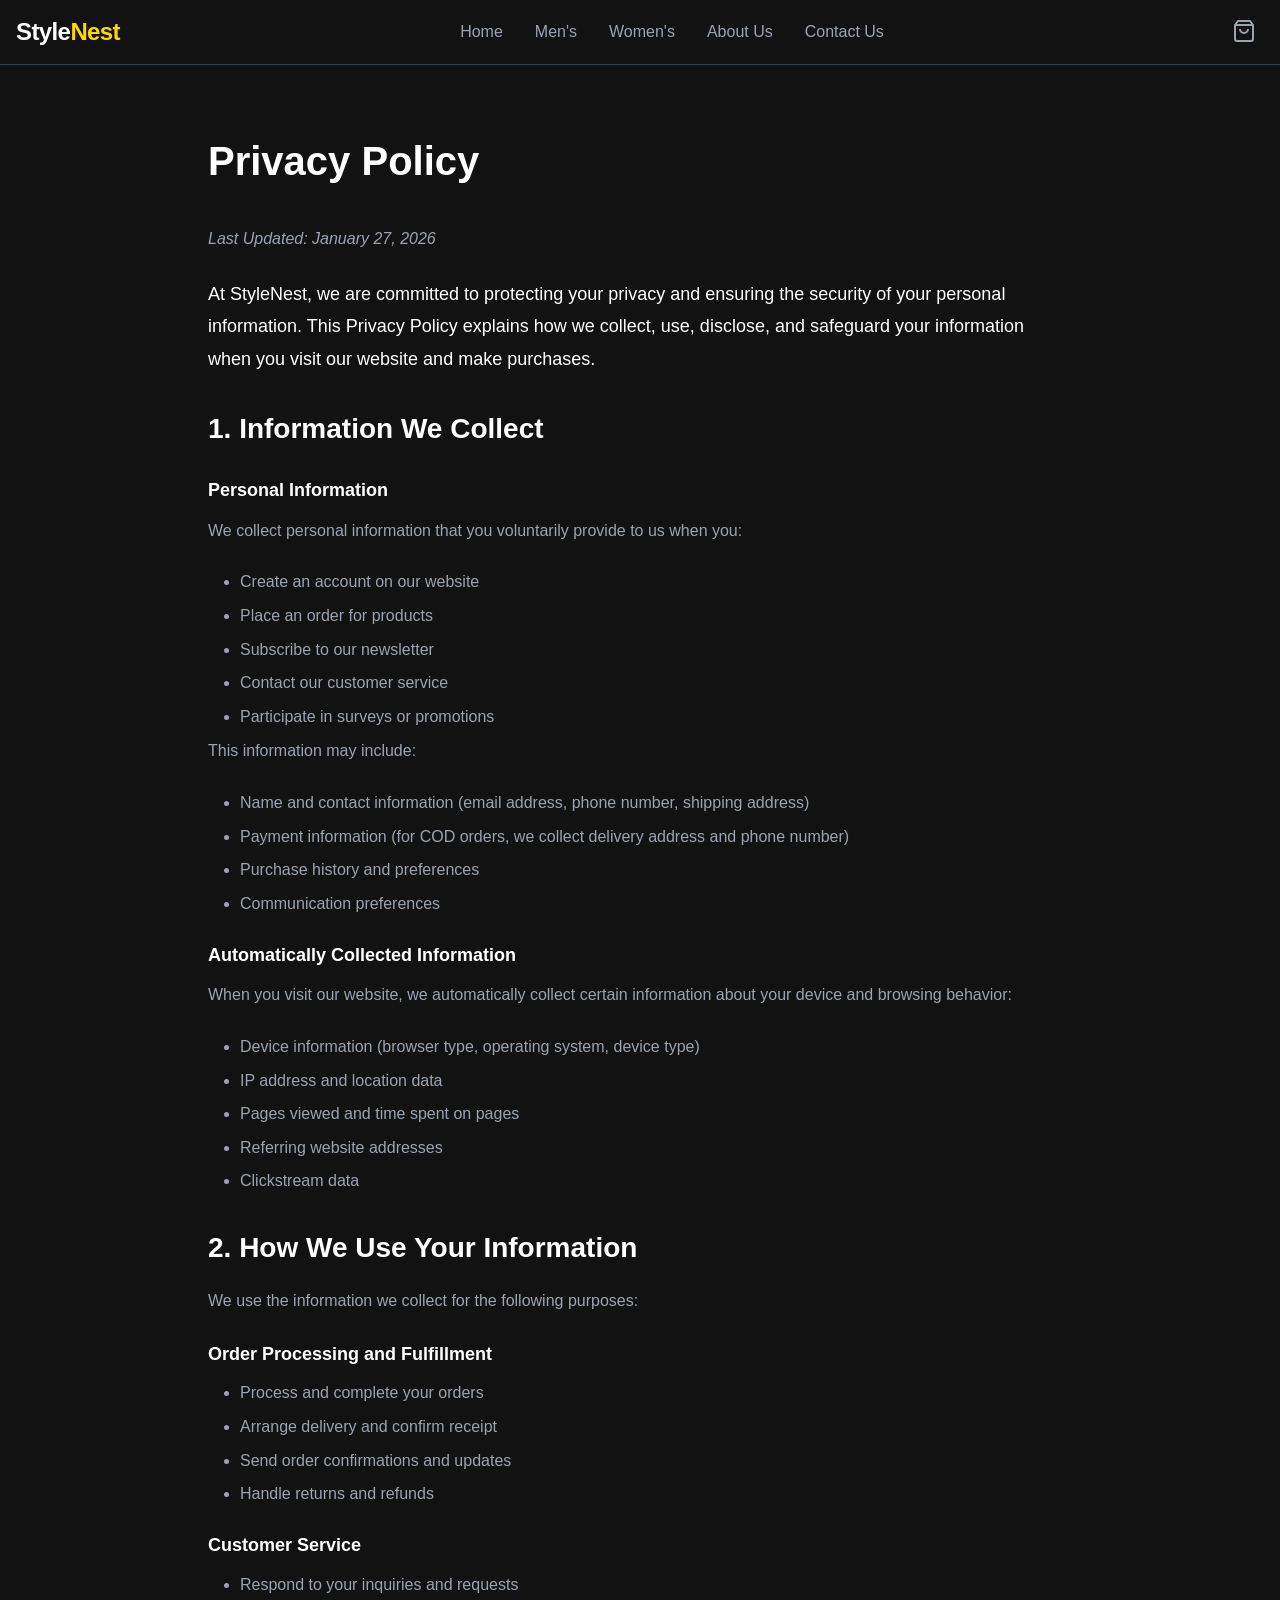
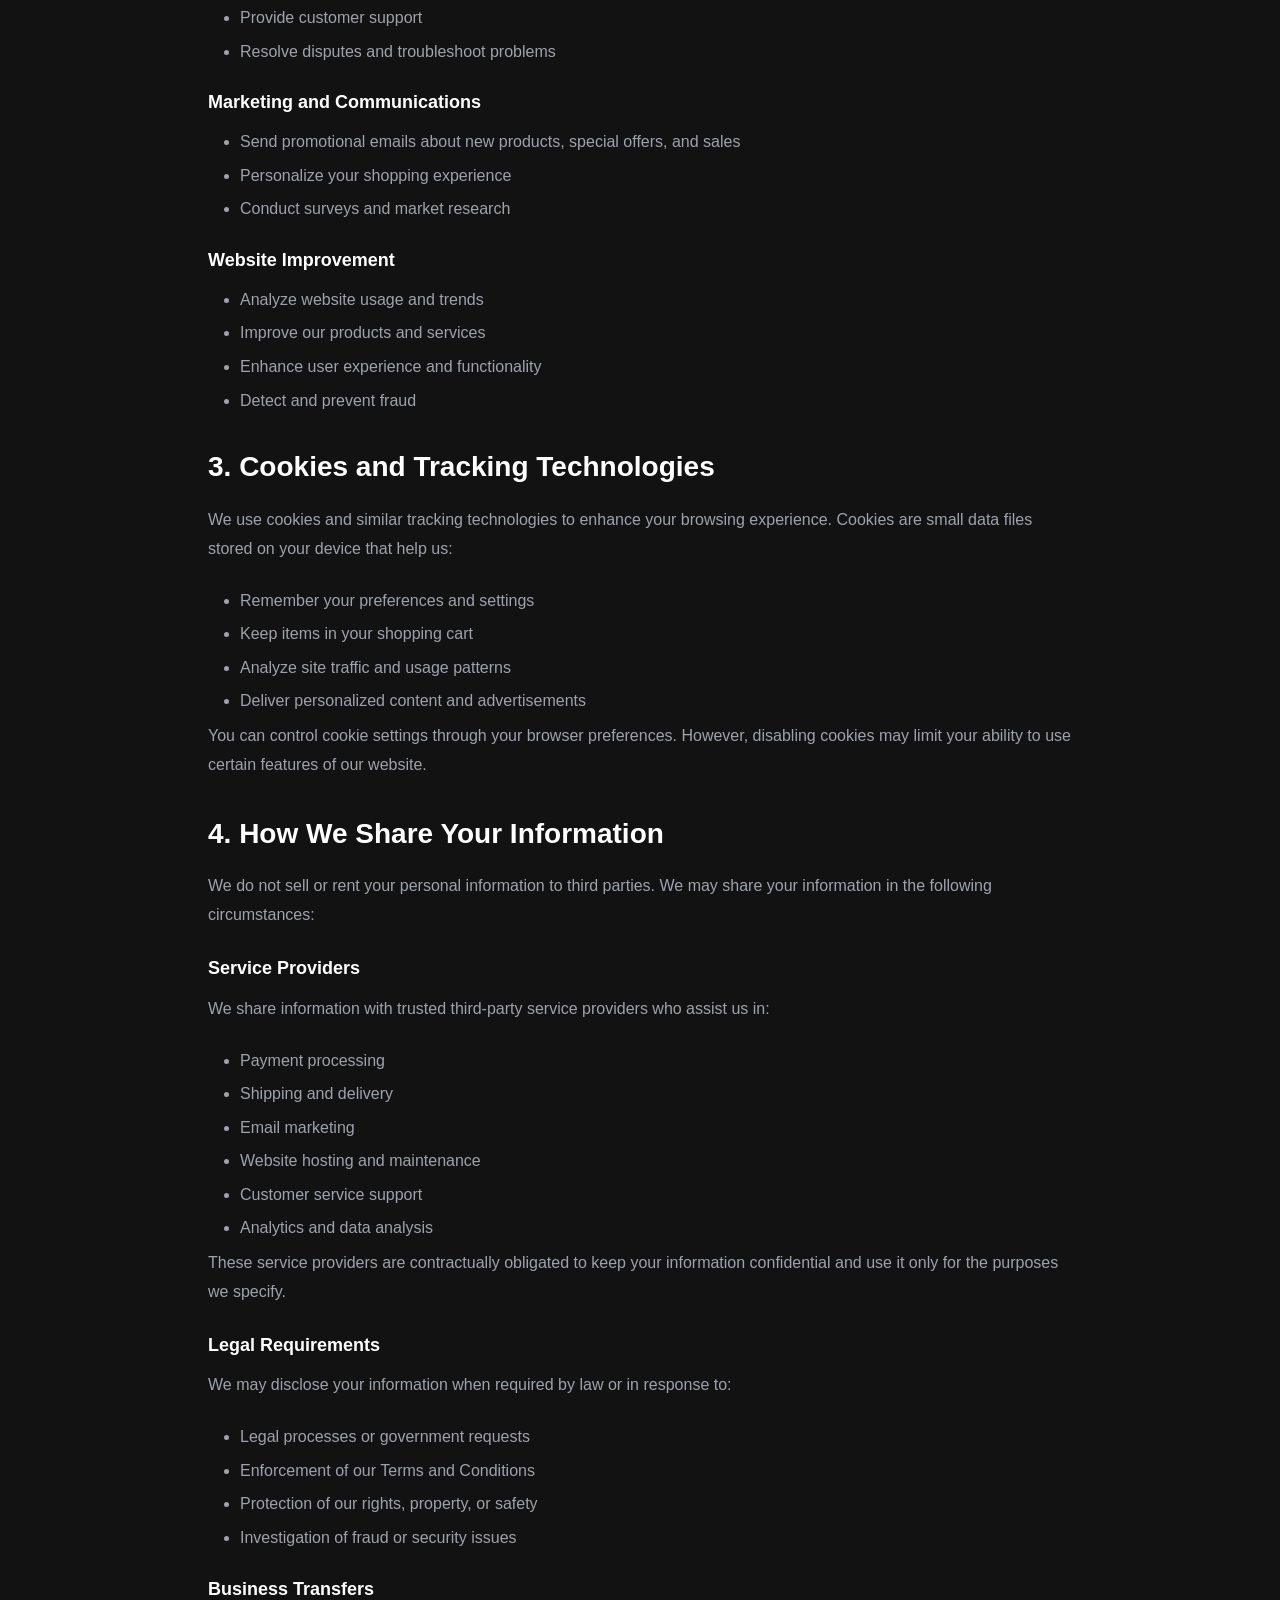
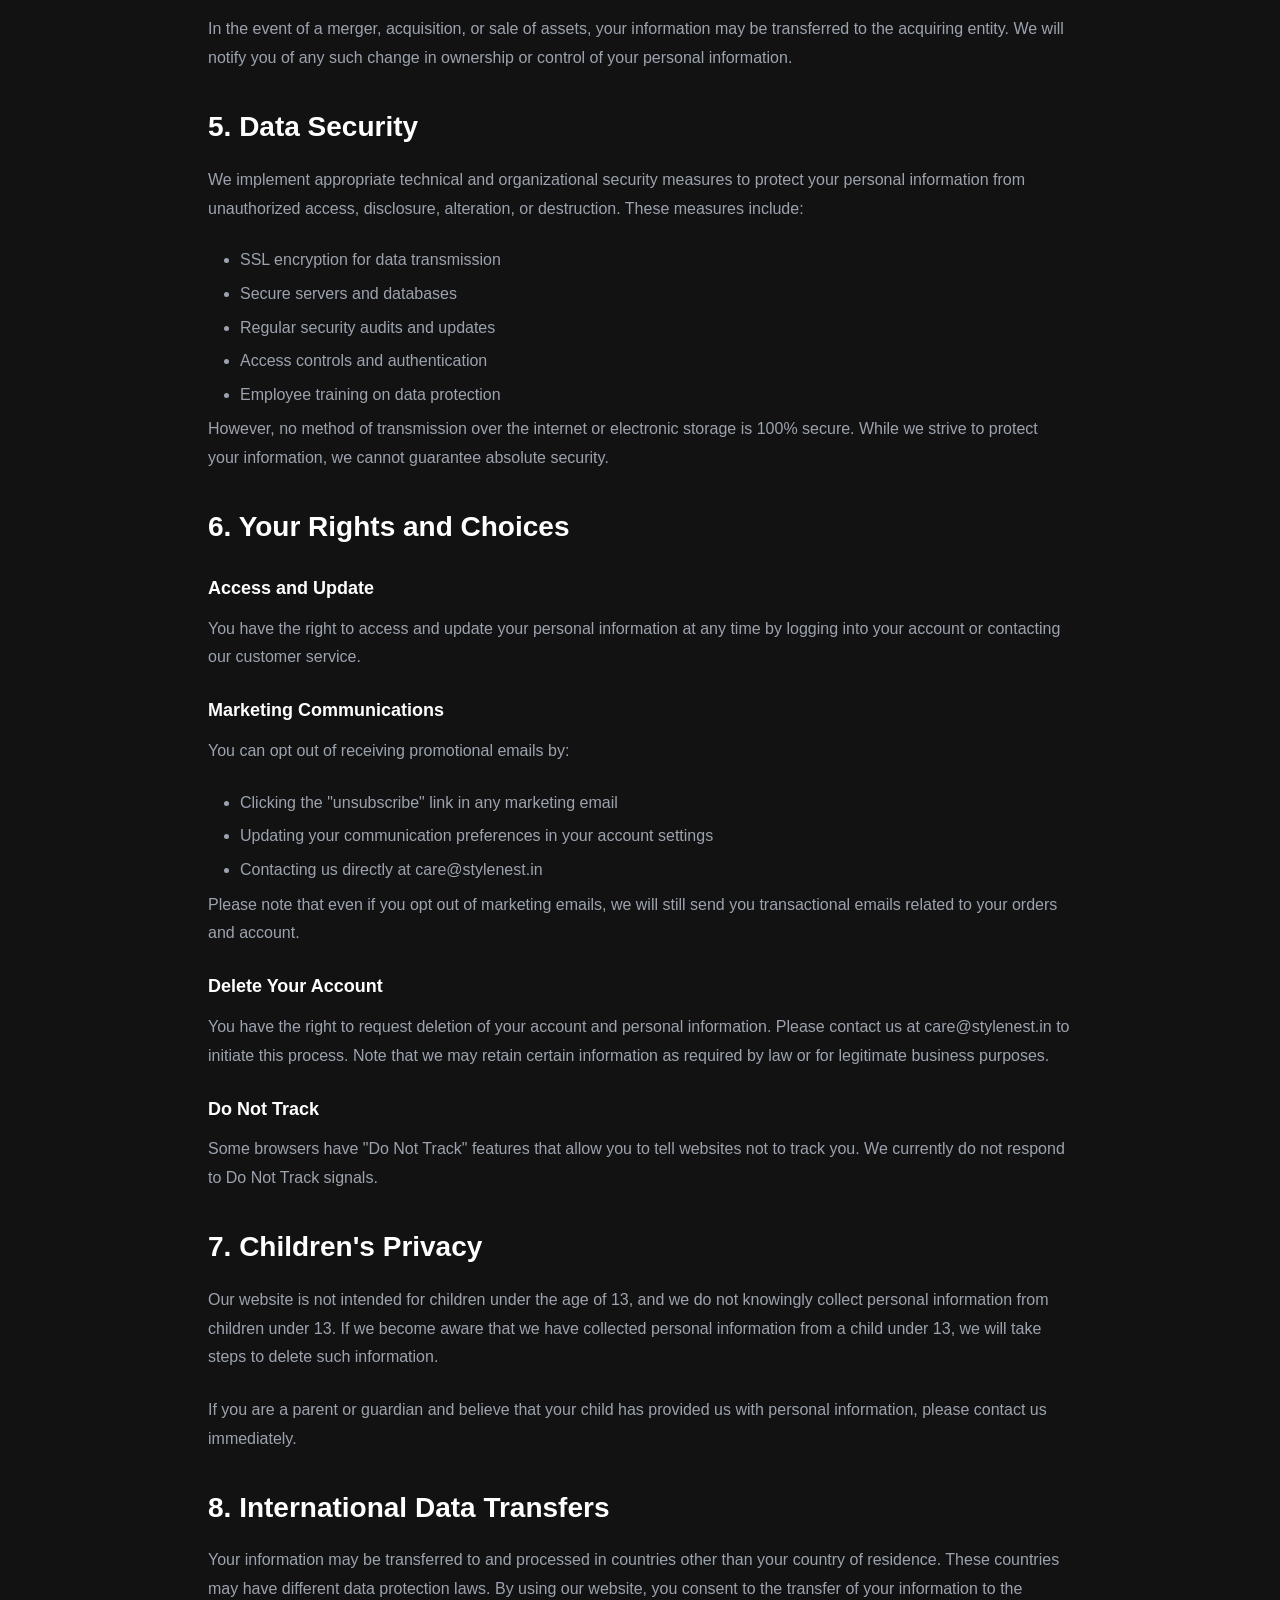
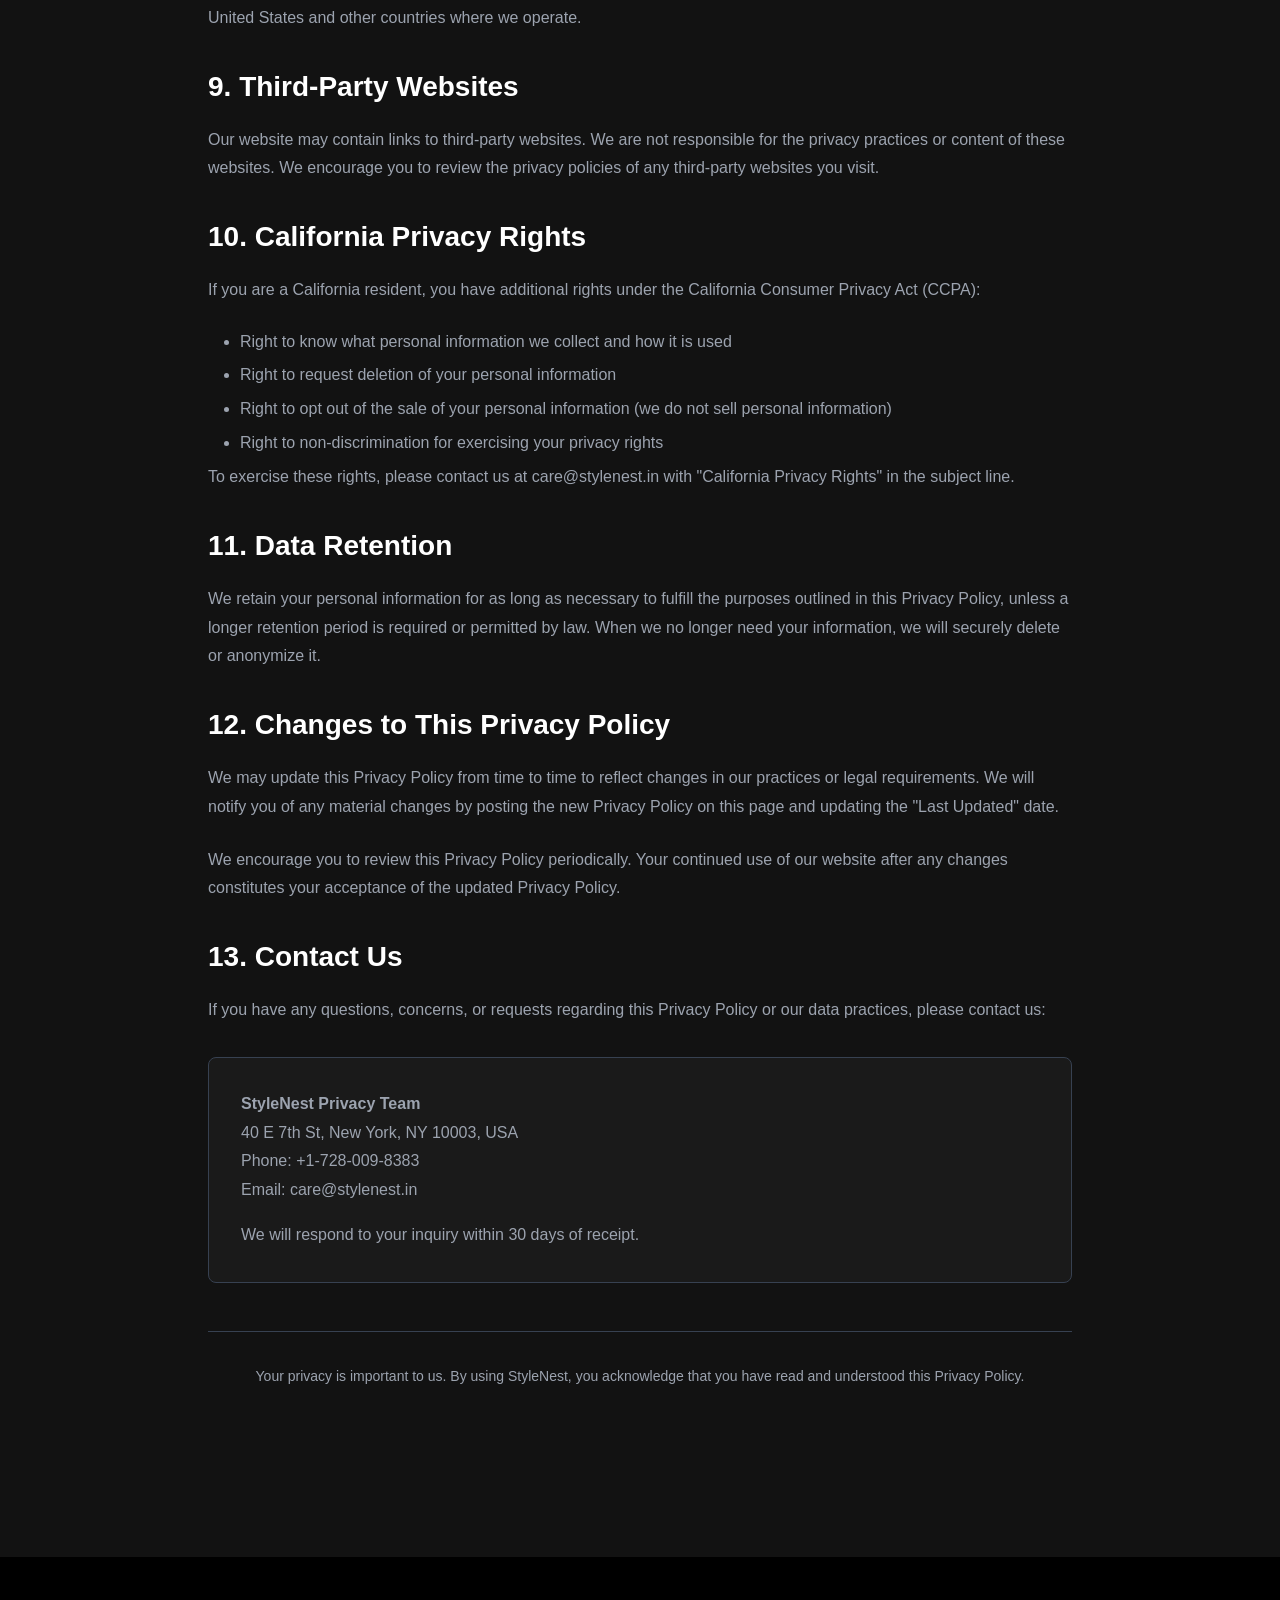
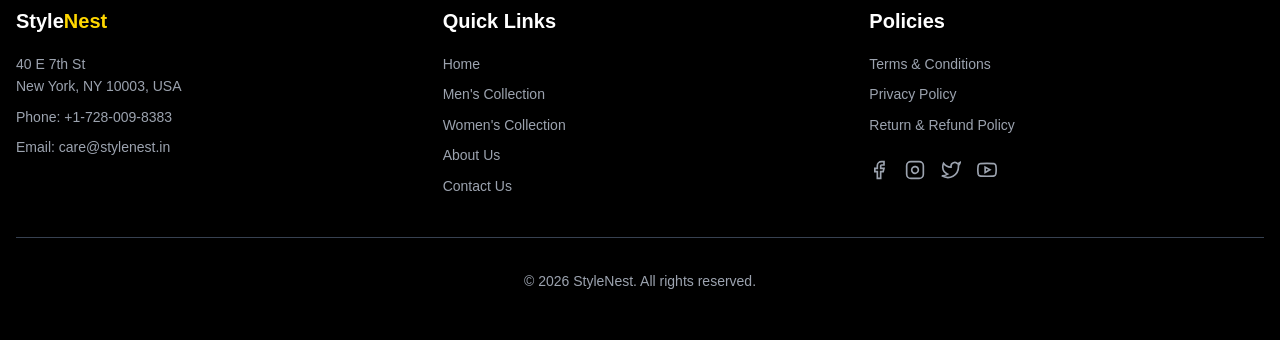
<file: privacy-policy.html>
<!DOCTYPE html>
<html lang="en">
<head>
  <meta charset="UTF-8">
  <meta name="viewport" content="width=device-width, initial-scale=1.0">
  <title>Privacy Policy - StyleNest</title>
  <link rel="stylesheet" href="styles.css">
</head>
<body>
  <!-- Header -->
  <header class="header">
    <div class="header-content">
      <a href="index.html" class="logo">
        <span>Style</span><span class="logo-accent">Nest</span>
      </a>

      <nav class="nav">
        <a href="index.html" class="nav-link">Home</a>
        <a href="mens.html" class="nav-link">Men's</a>
        <a href="womens.html" class="nav-link">Women's</a>
        <a href="about.html" class="nav-link">About Us</a>
        <a href="contact.html" class="nav-link">Contact Us</a>
      </nav>

      <div class="header-actions">
        <button class="cart-btn">
          <svg width="24" height="24" viewBox="0 0 24 24" fill="none" stroke="currentColor" stroke-width="2">
            <path d="M6 2L3 6v14a2 2 0 0 0 2 2h14a2 2 0 0 0 2-2V6l-3-4z"/>
            <line x1="3" y1="6" x2="21" y2="6"/>
            <path d="M16 10a4 4 0 0 1-8 0"/>
          </svg>
          <span class="cart-counter">0</span>
        </button>

        <button class="mobile-menu-btn">
          <svg width="24" height="24" viewBox="0 0 24 24" fill="none" stroke="currentColor" stroke-width="2">
            <line x1="3" y1="12" x2="21" y2="12"/>
            <line x1="3" y1="6" x2="21" y2="6"/>
            <line x1="3" y1="18" x2="21" y2="18"/>
          </svg>
        </button>
      </div>
    </div>

    <nav class="mobile-menu">
      <a href="index.html" class="nav-link">Home</a>
      <a href="mens.html" class="nav-link">Men's</a>
      <a href="womens.html" class="nav-link">Women's</a>
      <a href="about.html" class="nav-link">About Us</a>
      <a href="contact.html" class="nav-link">Contact Us</a>
    </nav>
  </header>

  <!-- Privacy Policy Content -->
  <div class="about-content">
    <h1>Privacy Policy</h1>
    
    <p style="color: var(--color-text-secondary); font-style: italic;">
      Last Updated: January 27, 2026
    </p>
    
    <p style="font-size: 1.125rem; color: var(--color-text-primary);">
      At StyleNest, we are committed to protecting your privacy and ensuring the security of your personal 
      information. This Privacy Policy explains how we collect, use, disclose, and safeguard your information 
      when you visit our website and make purchases.
    </p>
    
    <h2>1. Information We Collect</h2>
    
    <h3 style="font-size: 1.125rem; margin-top: 1.5rem; margin-bottom: 0.75rem;">Personal Information</h3>
    <p>
      We collect personal information that you voluntarily provide to us when you:
    </p>
    <ul>
      <li>Create an account on our website</li>
      <li>Place an order for products</li>
      <li>Subscribe to our newsletter</li>
      <li>Contact our customer service</li>
      <li>Participate in surveys or promotions</li>
    </ul>
    <p>
      This information may include:
    </p>
    <ul>
      <li>Name and contact information (email address, phone number, shipping address)</li>
      <li>Payment information (for COD orders, we collect delivery address and phone number)</li>
      <li>Purchase history and preferences</li>
      <li>Communication preferences</li>
    </ul>
    
    <h3 style="font-size: 1.125rem; margin-top: 1.5rem; margin-bottom: 0.75rem;">Automatically Collected Information</h3>
    <p>
      When you visit our website, we automatically collect certain information about your device and browsing behavior:
    </p>
    <ul>
      <li>Device information (browser type, operating system, device type)</li>
      <li>IP address and location data</li>
      <li>Pages viewed and time spent on pages</li>
      <li>Referring website addresses</li>
      <li>Clickstream data</li>
    </ul>
    
    <h2>2. How We Use Your Information</h2>
    <p>
      We use the information we collect for the following purposes:
    </p>
    
    <h3 style="font-size: 1.125rem; margin-top: 1.5rem; margin-bottom: 0.75rem;">Order Processing and Fulfillment</h3>
    <ul>
      <li>Process and complete your orders</li>
      <li>Arrange delivery and confirm receipt</li>
      <li>Send order confirmations and updates</li>
      <li>Handle returns and refunds</li>
    </ul>
    
    <h3 style="font-size: 1.125rem; margin-top: 1.5rem; margin-bottom: 0.75rem;">Customer Service</h3>
    <ul>
      <li>Respond to your inquiries and requests</li>
      <li>Provide customer support</li>
      <li>Resolve disputes and troubleshoot problems</li>
    </ul>
    
    <h3 style="font-size: 1.125rem; margin-top: 1.5rem; margin-bottom: 0.75rem;">Marketing and Communications</h3>
    <ul>
      <li>Send promotional emails about new products, special offers, and sales</li>
      <li>Personalize your shopping experience</li>
      <li>Conduct surveys and market research</li>
    </ul>
    
    <h3 style="font-size: 1.125rem; margin-top: 1.5rem; margin-bottom: 0.75rem;">Website Improvement</h3>
    <ul>
      <li>Analyze website usage and trends</li>
      <li>Improve our products and services</li>
      <li>Enhance user experience and functionality</li>
      <li>Detect and prevent fraud</li>
    </ul>
    
    <h2>3. Cookies and Tracking Technologies</h2>
    <p>
      We use cookies and similar tracking technologies to enhance your browsing experience. Cookies are small 
      data files stored on your device that help us:
    </p>
    <ul>
      <li>Remember your preferences and settings</li>
      <li>Keep items in your shopping cart</li>
      <li>Analyze site traffic and usage patterns</li>
      <li>Deliver personalized content and advertisements</li>
    </ul>
    <p>
      You can control cookie settings through your browser preferences. However, disabling cookies may limit 
      your ability to use certain features of our website.
    </p>
    
    <h2>4. How We Share Your Information</h2>
    <p>
      We do not sell or rent your personal information to third parties. We may share your information in the 
      following circumstances:
    </p>
    
    <h3 style="font-size: 1.125rem; margin-top: 1.5rem; margin-bottom: 0.75rem;">Service Providers</h3>
    <p>
      We share information with trusted third-party service providers who assist us in:
    </p>
    <ul>
      <li>Payment processing</li>
      <li>Shipping and delivery</li>
      <li>Email marketing</li>
      <li>Website hosting and maintenance</li>
      <li>Customer service support</li>
      <li>Analytics and data analysis</li>
    </ul>
    <p>
      These service providers are contractually obligated to keep your information confidential and use it only 
      for the purposes we specify.
    </p>
    
    <h3 style="font-size: 1.125rem; margin-top: 1.5rem; margin-bottom: 0.75rem;">Legal Requirements</h3>
    <p>
      We may disclose your information when required by law or in response to:
    </p>
    <ul>
      <li>Legal processes or government requests</li>
      <li>Enforcement of our Terms and Conditions</li>
      <li>Protection of our rights, property, or safety</li>
      <li>Investigation of fraud or security issues</li>
    </ul>
    
    <h3 style="font-size: 1.125rem; margin-top: 1.5rem; margin-bottom: 0.75rem;">Business Transfers</h3>
    <p>
      In the event of a merger, acquisition, or sale of assets, your information may be transferred to the 
      acquiring entity. We will notify you of any such change in ownership or control of your personal information.
    </p>
    
    <h2>5. Data Security</h2>
    <p>
      We implement appropriate technical and organizational security measures to protect your personal information 
      from unauthorized access, disclosure, alteration, or destruction. These measures include:
    </p>
    <ul>
      <li>SSL encryption for data transmission</li>
      <li>Secure servers and databases</li>
      <li>Regular security audits and updates</li>
      <li>Access controls and authentication</li>
      <li>Employee training on data protection</li>
    </ul>
    <p>
      However, no method of transmission over the internet or electronic storage is 100% secure. While we strive 
      to protect your information, we cannot guarantee absolute security.
    </p>
    
    <h2>6. Your Rights and Choices</h2>
    
    <h3 style="font-size: 1.125rem; margin-top: 1.5rem; margin-bottom: 0.75rem;">Access and Update</h3>
    <p>
      You have the right to access and update your personal information at any time by logging into your account 
      or contacting our customer service.
    </p>
    
    <h3 style="font-size: 1.125rem; margin-top: 1.5rem; margin-bottom: 0.75rem;">Marketing Communications</h3>
    <p>
      You can opt out of receiving promotional emails by:
    </p>
    <ul>
      <li>Clicking the "unsubscribe" link in any marketing email</li>
      <li>Updating your communication preferences in your account settings</li>
      <li>Contacting us directly at care@stylenest.in</li>
    </ul>
    <p>
      Please note that even if you opt out of marketing emails, we will still send you transactional emails 
      related to your orders and account.
    </p>
    
    <h3 style="font-size: 1.125rem; margin-top: 1.5rem; margin-bottom: 0.75rem;">Delete Your Account</h3>
    <p>
      You have the right to request deletion of your account and personal information. Please contact us at 
      care@stylenest.in to initiate this process. Note that we may retain certain information as required by 
      law or for legitimate business purposes.
    </p>
    
    <h3 style="font-size: 1.125rem; margin-top: 1.5rem; margin-bottom: 0.75rem;">Do Not Track</h3>
    <p>
      Some browsers have "Do Not Track" features that allow you to tell websites not to track you. We currently 
      do not respond to Do Not Track signals.
    </p>
    
    <h2>7. Children's Privacy</h2>
    <p>
      Our website is not intended for children under the age of 13, and we do not knowingly collect personal 
      information from children under 13. If we become aware that we have collected personal information from 
      a child under 13, we will take steps to delete such information.
    </p>
    <p>
      If you are a parent or guardian and believe that your child has provided us with personal information, 
      please contact us immediately.
    </p>
    
    <h2>8. International Data Transfers</h2>
    <p>
      Your information may be transferred to and processed in countries other than your country of residence. 
      These countries may have different data protection laws. By using our website, you consent to the transfer 
      of your information to the United States and other countries where we operate.
    </p>
    
    <h2>9. Third-Party Websites</h2>
    <p>
      Our website may contain links to third-party websites. We are not responsible for the privacy practices 
      or content of these websites. We encourage you to review the privacy policies of any third-party websites 
      you visit.
    </p>
    
    <h2>10. California Privacy Rights</h2>
    <p>
      If you are a California resident, you have additional rights under the California Consumer Privacy Act (CCPA):
    </p>
    <ul>
      <li>Right to know what personal information we collect and how it is used</li>
      <li>Right to request deletion of your personal information</li>
      <li>Right to opt out of the sale of your personal information (we do not sell personal information)</li>
      <li>Right to non-discrimination for exercising your privacy rights</li>
    </ul>
    <p>
      To exercise these rights, please contact us at care@stylenest.in with "California Privacy Rights" in 
      the subject line.
    </p>
    
    <h2>11. Data Retention</h2>
    <p>
      We retain your personal information for as long as necessary to fulfill the purposes outlined in this 
      Privacy Policy, unless a longer retention period is required or permitted by law. When we no longer need 
      your information, we will securely delete or anonymize it.
    </p>
    
    <h2>12. Changes to This Privacy Policy</h2>
    <p>
      We may update this Privacy Policy from time to time to reflect changes in our practices or legal requirements. 
      We will notify you of any material changes by posting the new Privacy Policy on this page and updating the 
      "Last Updated" date.
    </p>
    <p>
      We encourage you to review this Privacy Policy periodically. Your continued use of our website after any 
      changes constitutes your acceptance of the updated Privacy Policy.
    </p>
    
    <h2>13. Contact Us</h2>
    <p>
      If you have any questions, concerns, or requests regarding this Privacy Policy or our data practices, 
      please contact us:
    </p>
    
    <div class="contact-box">
      <p style="margin-bottom: 0.5rem;">
        <strong>StyleNest Privacy Team</strong><br>
        40 E 7th St, New York, NY 10003, USA<br>
        Phone: +1-728-009-8383<br>
        Email: care@stylenest.in
      </p>
      <p style="margin-bottom: 0; margin-top: 1rem;">
        We will respond to your inquiry within 30 days of receipt.
      </p>
    </div>
    
    <div style="margin-top: 3rem; padding-top: 2rem; border-top: 1px solid var(--color-border);">
      <p style="text-align: center; color: var(--color-text-secondary); font-size: 0.875rem;">
        Your privacy is important to us. By using StyleNest, you acknowledge that you have read and 
        understood this Privacy Policy.
      </p>
    </div>
  </div>

  <!-- Footer -->
  <footer class="footer">
    <div class="footer-content">
      <div class="footer-grid">
        <div class="footer-section">
          <h3 class="footer-logo">
            <span>Style</span><span class="logo-accent">Nest</span>
          </h3>
          <p>40 E 7th St<br>New York, NY 10003, USA</p>
          <p>Phone: +1-728-009-8383</p>
          <p>Email: care@stylenest.in</p>
        </div>

        <div class="footer-section">
          <h3>Quick Links</h3>
          <a href="index.html">Home</a>
          <a href="mens.html">Men's Collection</a>
          <a href="womens.html">Women's Collection</a>
          <a href="about.html">About Us</a>
          <a href="contact.html">Contact Us</a>
        </div>

        <div class="footer-section">
          <h3>Policies</h3>
          <a href="terms-conditions.html">Terms & Conditions</a>
          <a href="privacy-policy.html">Privacy Policy</a>
          <a href="return-refund-policy.html">Return & Refund Policy</a>
          
          <div class="social-links">
            <a href="#" class="social-link">
              <svg width="20" height="20" viewBox="0 0 24 24" fill="none" stroke="currentColor" stroke-width="2">
                <path d="M18 2h-3a5 5 0 0 0-5 5v3H7v4h3v8h4v-8h3l1-4h-4V7a1 1 0 0 1 1-1h3z"/>
              </svg>
            </a>
            <a href="#" class="social-link">
              <svg width="20" height="20" viewBox="0 0 24 24" fill="none" stroke="currentColor" stroke-width="2">
                <rect x="2" y="2" width="20" height="20" rx="5" ry="5"/>
                <path d="M16 11.37A4 4 0 1 1 12.63 8 4 4 0 0 1 16 11.37z"/>
                <line x1="17.5" y1="6.5" x2="17.51" y2="6.5"/>
              </svg>
            </a>
            <a href="#" class="social-link">
              <svg width="20" height="20" viewBox="0 0 24 24" fill="none" stroke="currentColor" stroke-width="2">
                <path d="M23 3a10.9 10.9 0 0 1-3.14 1.53 4.48 4.48 0 0 0-7.86 3v1A10.66 10.66 0 0 1 3 4s-4 9 5 13a11.64 11.64 0 0 1-7 2c9 5 20 0 20-11.5a4.5 4.5 0 0 0-.08-.83A7.72 7.72 0 0 0 23 3z"/>
              </svg>
            </a>
            <a href="#" class="social-link">
              <svg width="20" height="20" viewBox="0 0 24 24" fill="none" stroke="currentColor" stroke-width="2">
                <path d="M22.54 6.42a2.78 2.78 0 0 0-1.94-2C18.88 4 12 4 12 4s-6.88 0-8.6.46a2.78 2.78 0 0 0-1.94 2A29 29 0 0 0 1 11.75a29 29 0 0 0 .46 5.33A2.78 2.78 0 0 0 3.4 19c1.72.46 8.6.46 8.6.46s6.88 0 8.6-.46a2.78 2.78 0 0 0 1.94-2 29 29 0 0 0 .46-5.25 29 29 0 0 0-.46-5.33z"/>
                <polygon points="9.75 15.02 15.5 11.75 9.75 8.48 9.75 15.02"/>
              </svg>
            </a>
          </div>
        </div>
      </div>

      <div class="footer-bottom">
        <p>&copy; 2026 StyleNest. All rights reserved.</p>
      </div>
    </div>
  </footer>

  <!-- Cart Drawer Overlay -->
  <div class="cart-overlay"></div>

  <!-- Cart Drawer -->
  <div class="cart-drawer">
    <div class="cart-drawer-header">
      <div>
        <h2 class="cart-drawer-title">Shopping Cart</h2>
        <p class="cart-drawer-subtitle">Review your items and proceed to checkout</p>
      </div>
      <button class="cart-drawer-close">
        <svg width="24" height="24" viewBox="0 0 24 24" fill="none" stroke="currentColor" stroke-width="2">
          <line x1="18" y1="6" x2="6" y2="18"/>
          <line x1="6" y1="6" x2="18" y2="18"/>
        </svg>
      </button>
    </div>
    <div class="cart-drawer-content"></div>
  </div>

  <script src="products.js"></script>
  <script src="main.js"></script>
</body>
</html>
</file>
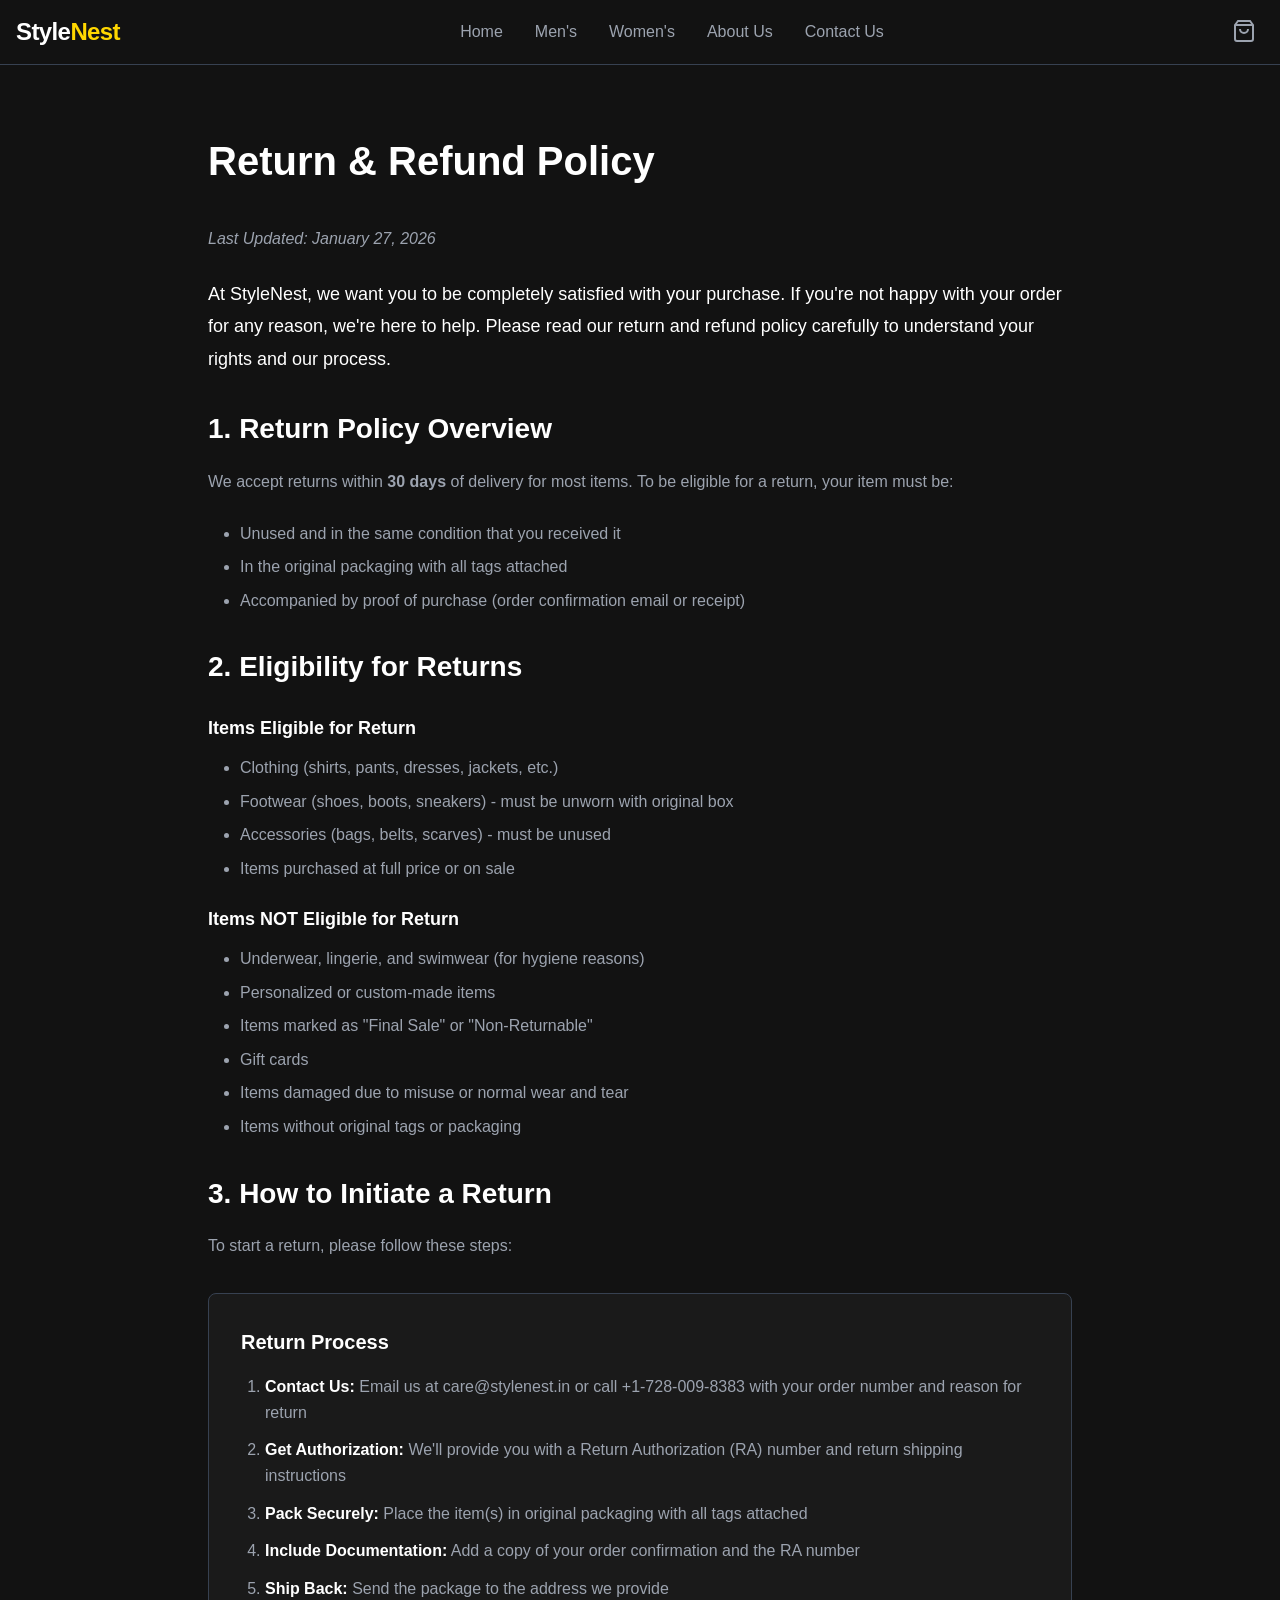
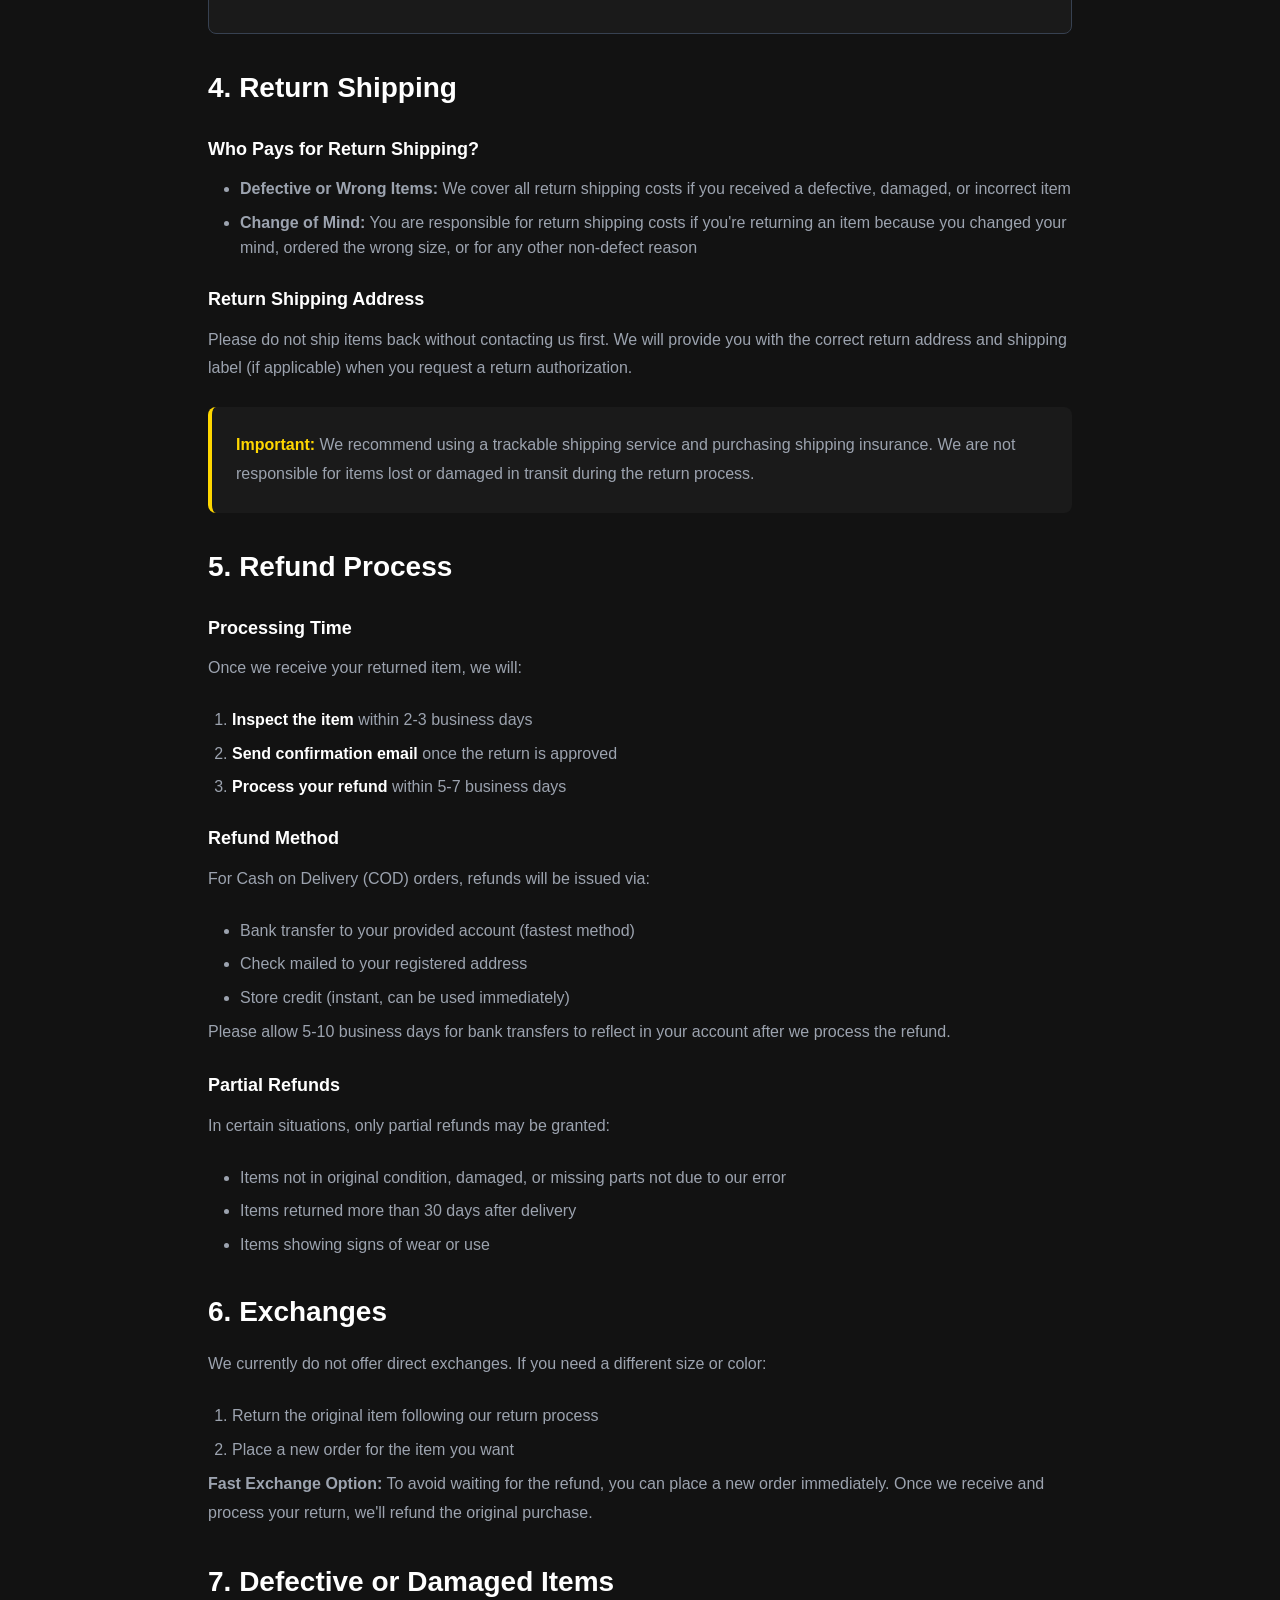
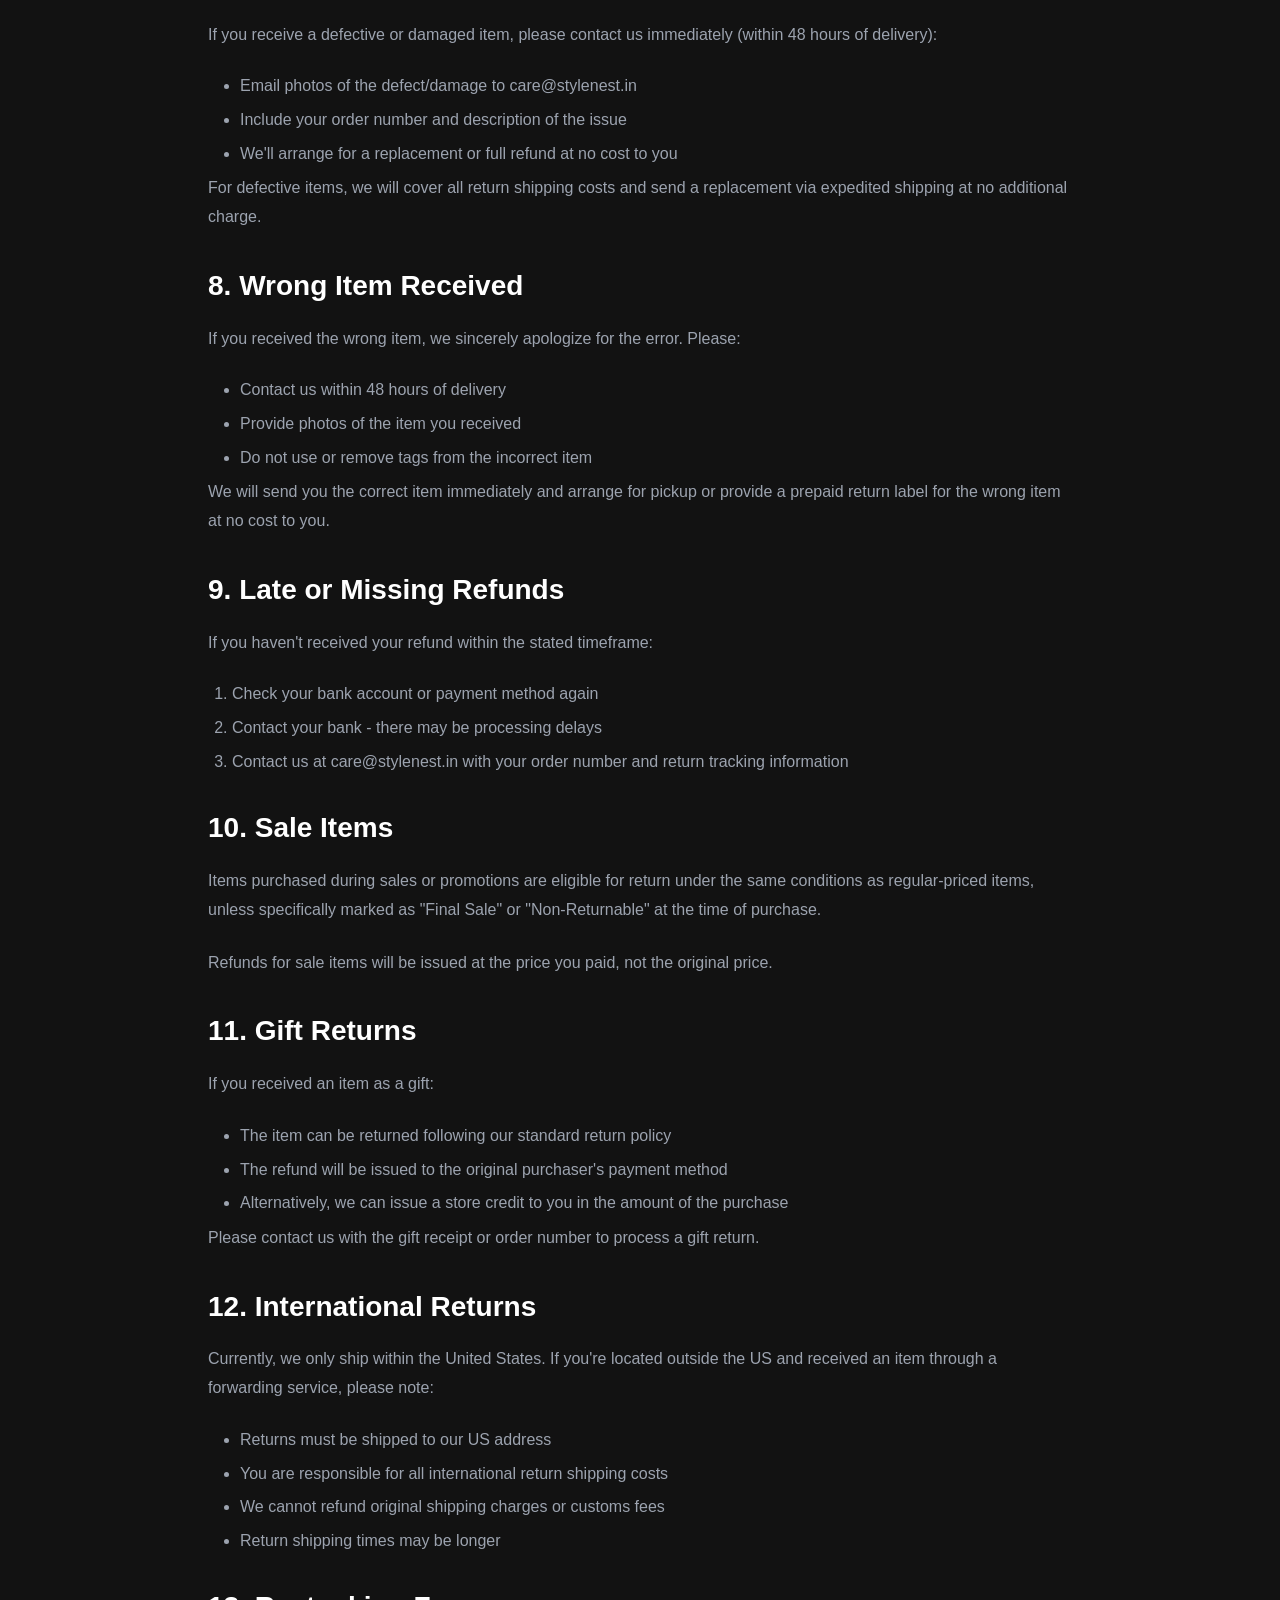
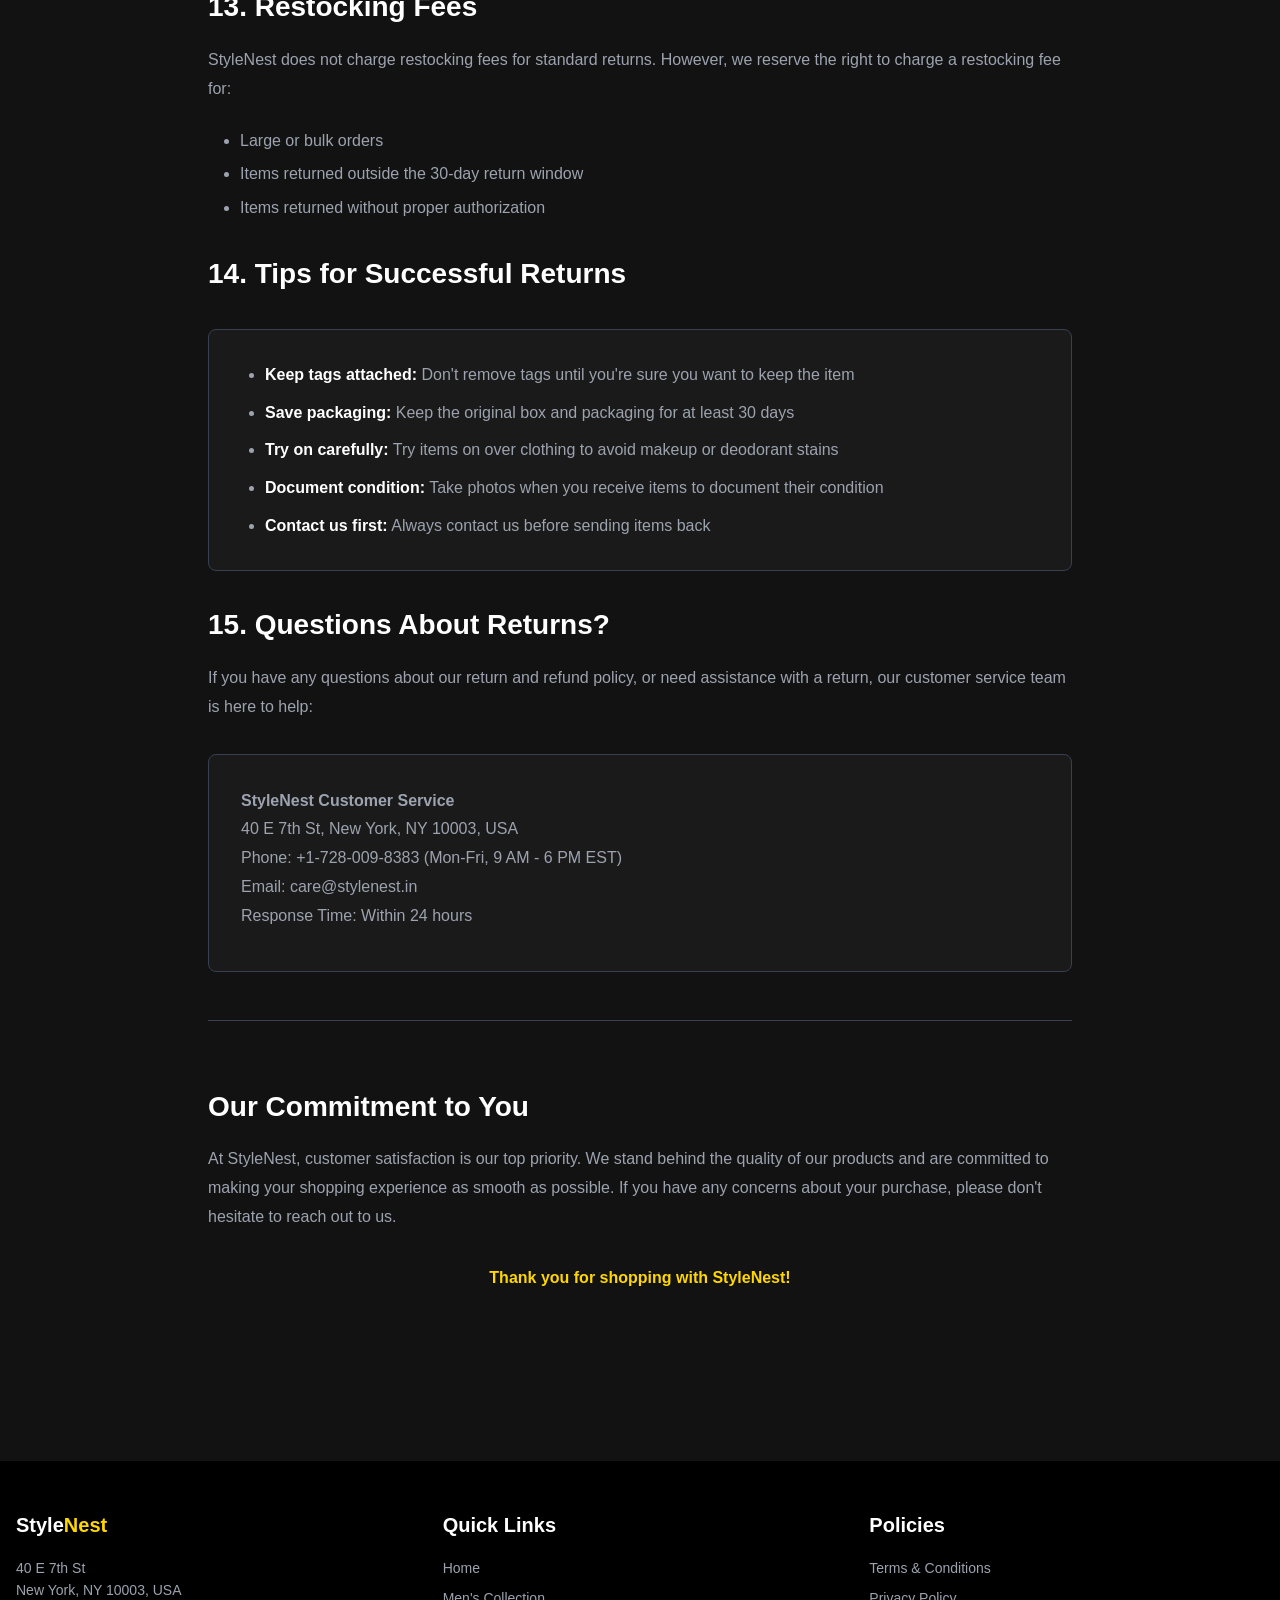
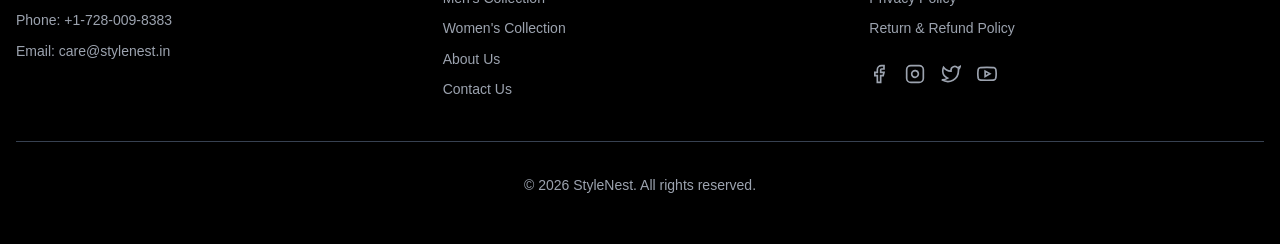
<file: return-refund-policy.html>
<!DOCTYPE html>
<html lang="en">
<head>
  <meta charset="UTF-8">
  <meta name="viewport" content="width=device-width, initial-scale=1.0">
  <title>Return & Refund Policy - StyleNest</title>
  <link rel="stylesheet" href="styles.css">
</head>
<body>
  <!-- Header -->
  <header class="header">
    <div class="header-content">
      <a href="index.html" class="logo">
        <span>Style</span><span class="logo-accent">Nest</span>
      </a>

      <nav class="nav">
        <a href="index.html" class="nav-link">Home</a>
        <a href="mens.html" class="nav-link">Men's</a>
        <a href="womens.html" class="nav-link">Women's</a>
        <a href="about.html" class="nav-link">About Us</a>
        <a href="contact.html" class="nav-link">Contact Us</a>
      </nav>

      <div class="header-actions">
        <button class="cart-btn">
          <svg width="24" height="24" viewBox="0 0 24 24" fill="none" stroke="currentColor" stroke-width="2">
            <path d="M6 2L3 6v14a2 2 0 0 0 2 2h14a2 2 0 0 0 2-2V6l-3-4z"/>
            <line x1="3" y1="6" x2="21" y2="6"/>
            <path d="M16 10a4 4 0 0 1-8 0"/>
          </svg>
          <span class="cart-counter">0</span>
        </button>

        <button class="mobile-menu-btn">
          <svg width="24" height="24" viewBox="0 0 24 24" fill="none" stroke="currentColor" stroke-width="2">
            <line x1="3" y1="12" x2="21" y2="12"/>
            <line x1="3" y1="6" x2="21" y2="6"/>
            <line x1="3" y1="18" x2="21" y2="18"/>
          </svg>
        </button>
      </div>
    </div>

    <nav class="mobile-menu">
      <a href="index.html" class="nav-link">Home</a>
      <a href="mens.html" class="nav-link">Men's</a>
      <a href="womens.html" class="nav-link">Women's</a>
      <a href="about.html" class="nav-link">About Us</a>
      <a href="contact.html" class="nav-link">Contact Us</a>
    </nav>
  </header>

  <!-- Return & Refund Policy Content -->
  <div class="about-content">
    <h1>Return & Refund Policy</h1>
    
    <p style="color: var(--color-text-secondary); font-style: italic;">
      Last Updated: January 27, 2026
    </p>
    
    <p style="font-size: 1.125rem; color: var(--color-text-primary);">
      At StyleNest, we want you to be completely satisfied with your purchase. If you're not happy with your 
      order for any reason, we're here to help. Please read our return and refund policy carefully to understand 
      your rights and our process.
    </p>
    
    <h2>1. Return Policy Overview</h2>
    <p>
      We accept returns within <strong>30 days</strong> of delivery for most items. To be eligible for a return, 
      your item must be:
    </p>
    <ul>
      <li>Unused and in the same condition that you received it</li>
      <li>In the original packaging with all tags attached</li>
      <li>Accompanied by proof of purchase (order confirmation email or receipt)</li>
    </ul>
    
    <h2>2. Eligibility for Returns</h2>
    
    <h3 style="font-size: 1.125rem; margin-top: 1.5rem; margin-bottom: 0.75rem;">Items Eligible for Return</h3>
    <ul>
      <li>Clothing (shirts, pants, dresses, jackets, etc.)</li>
      <li>Footwear (shoes, boots, sneakers) - must be unworn with original box</li>
      <li>Accessories (bags, belts, scarves) - must be unused</li>
      <li>Items purchased at full price or on sale</li>
    </ul>
    
    <h3 style="font-size: 1.125rem; margin-top: 1.5rem; margin-bottom: 0.75rem;">Items NOT Eligible for Return</h3>
    <ul>
      <li>Underwear, lingerie, and swimwear (for hygiene reasons)</li>
      <li>Personalized or custom-made items</li>
      <li>Items marked as "Final Sale" or "Non-Returnable"</li>
      <li>Gift cards</li>
      <li>Items damaged due to misuse or normal wear and tear</li>
      <li>Items without original tags or packaging</li>
    </ul>
    
    <h2>3. How to Initiate a Return</h2>
    <p>
      To start a return, please follow these steps:
    </p>
    
    <div class="contact-box">
      <h3 style="margin-bottom: 1rem;">Return Process</h3>
      <ol style="margin-left: 1.5rem; color: var(--color-text-secondary);">
        <li style="margin-bottom: 0.75rem;">
          <strong style="color: var(--color-text-primary);">Contact Us:</strong> Email us at care@stylenest.in 
          or call +1-728-009-8383 with your order number and reason for return
        </li>
        <li style="margin-bottom: 0.75rem;">
          <strong style="color: var(--color-text-primary);">Get Authorization:</strong> We'll provide you with 
          a Return Authorization (RA) number and return shipping instructions
        </li>
        <li style="margin-bottom: 0.75rem;">
          <strong style="color: var(--color-text-primary);">Pack Securely:</strong> Place the item(s) in original 
          packaging with all tags attached
        </li>
        <li style="margin-bottom: 0.75rem;">
          <strong style="color: var(--color-text-primary);">Include Documentation:</strong> Add a copy of your 
          order confirmation and the RA number
        </li>
        <li style="margin-bottom: 0;">
          <strong style="color: var(--color-text-primary);">Ship Back:</strong> Send the package to the address 
          we provide
        </li>
      </ol>
    </div>
    
    <h2>4. Return Shipping</h2>
    
    <h3 style="font-size: 1.125rem; margin-top: 1.5rem; margin-bottom: 0.75rem;">Who Pays for Return Shipping?</h3>
    <ul>
      <li><strong>Defective or Wrong Items:</strong> We cover all return shipping costs if you received a 
      defective, damaged, or incorrect item</li>
      <li><strong>Change of Mind:</strong> You are responsible for return shipping costs if you're returning 
      an item because you changed your mind, ordered the wrong size, or for any other non-defect reason</li>
    </ul>
    
    <h3 style="font-size: 1.125rem; margin-top: 1.5rem; margin-bottom: 0.75rem;">Return Shipping Address</h3>
    <p>
      Please do not ship items back without contacting us first. We will provide you with the correct return 
      address and shipping label (if applicable) when you request a return authorization.
    </p>
    
    <div style="background-color: var(--color-bg-secondary); padding: 1.5rem; border-radius: 0.5rem; border-left: 4px solid var(--color-accent); margin: 1.5rem 0;">
      <p style="margin: 0; color: var(--color-text-secondary);">
        <strong style="color: var(--color-accent);">Important:</strong> We recommend using a trackable shipping 
        service and purchasing shipping insurance. We are not responsible for items lost or damaged in transit 
        during the return process.
      </p>
    </div>
    
    <h2>5. Refund Process</h2>
    
    <h3 style="font-size: 1.125rem; margin-top: 1.5rem; margin-bottom: 0.75rem;">Processing Time</h3>
    <p>
      Once we receive your returned item, we will:
    </p>
    <ol style="margin-left: 1.5rem; color: var(--color-text-secondary);">
      <li style="margin-bottom: 0.5rem;">
        <strong style="color: var(--color-text-primary);">Inspect the item</strong> within 2-3 business days
      </li>
      <li style="margin-bottom: 0.5rem;">
        <strong style="color: var(--color-text-primary);">Send confirmation email</strong> once the return is approved
      </li>
      <li style="margin-bottom: 0.5rem;">
        <strong style="color: var(--color-text-primary);">Process your refund</strong> within 5-7 business days
      </li>
    </ol>
    
    <h3 style="font-size: 1.125rem; margin-top: 1.5rem; margin-bottom: 0.75rem;">Refund Method</h3>
    <p>
      For Cash on Delivery (COD) orders, refunds will be issued via:
    </p>
    <ul>
      <li>Bank transfer to your provided account (fastest method)</li>
      <li>Check mailed to your registered address</li>
      <li>Store credit (instant, can be used immediately)</li>
    </ul>
    <p>
      Please allow 5-10 business days for bank transfers to reflect in your account after we process the refund.
    </p>
    
    <h3 style="font-size: 1.125rem; margin-top: 1.5rem; margin-bottom: 0.75rem;">Partial Refunds</h3>
    <p>
      In certain situations, only partial refunds may be granted:
    </p>
    <ul>
      <li>Items not in original condition, damaged, or missing parts not due to our error</li>
      <li>Items returned more than 30 days after delivery</li>
      <li>Items showing signs of wear or use</li>
    </ul>
    
    <h2>6. Exchanges</h2>
    <p>
      We currently do not offer direct exchanges. If you need a different size or color:
    </p>
    <ol style="margin-left: 1.5rem; color: var(--color-text-secondary);">
      <li style="margin-bottom: 0.5rem;">Return the original item following our return process</li>
      <li style="margin-bottom: 0.5rem;">Place a new order for the item you want</li>
    </ol>
    <p>
      <strong>Fast Exchange Option:</strong> To avoid waiting for the refund, you can place a new order 
      immediately. Once we receive and process your return, we'll refund the original purchase.
    </p>
    
    <h2>7. Defective or Damaged Items</h2>
    <p>
      If you receive a defective or damaged item, please contact us immediately (within 48 hours of delivery):
    </p>
    <ul>
      <li>Email photos of the defect/damage to care@stylenest.in</li>
      <li>Include your order number and description of the issue</li>
      <li>We'll arrange for a replacement or full refund at no cost to you</li>
    </ul>
    <p>
      For defective items, we will cover all return shipping costs and send a replacement via expedited shipping 
      at no additional charge.
    </p>
    
    <h2>8. Wrong Item Received</h2>
    <p>
      If you received the wrong item, we sincerely apologize for the error. Please:
    </p>
    <ul>
      <li>Contact us within 48 hours of delivery</li>
      <li>Provide photos of the item you received</li>
      <li>Do not use or remove tags from the incorrect item</li>
    </ul>
    <p>
      We will send you the correct item immediately and arrange for pickup or provide a prepaid return label 
      for the wrong item at no cost to you.
    </p>
    
    <h2>9. Late or Missing Refunds</h2>
    <p>
      If you haven't received your refund within the stated timeframe:
    </p>
    <ol style="margin-left: 1.5rem; color: var(--color-text-secondary);">
      <li style="margin-bottom: 0.5rem;">Check your bank account or payment method again</li>
      <li style="margin-bottom: 0.5rem;">Contact your bank - there may be processing delays</li>
      <li style="margin-bottom: 0.5rem;">Contact us at care@stylenest.in with your order number and return tracking information</li>
    </ol>
    
    <h2>10. Sale Items</h2>
    <p>
      Items purchased during sales or promotions are eligible for return under the same conditions as regular-priced 
      items, unless specifically marked as "Final Sale" or "Non-Returnable" at the time of purchase.
    </p>
    <p>
      Refunds for sale items will be issued at the price you paid, not the original price.
    </p>
    
    <h2>11. Gift Returns</h2>
    <p>
      If you received an item as a gift:
    </p>
    <ul>
      <li>The item can be returned following our standard return policy</li>
      <li>The refund will be issued to the original purchaser's payment method</li>
      <li>Alternatively, we can issue a store credit to you in the amount of the purchase</li>
    </ul>
    <p>
      Please contact us with the gift receipt or order number to process a gift return.
    </p>
    
    <h2>12. International Returns</h2>
    <p>
      Currently, we only ship within the United States. If you're located outside the US and received an item 
      through a forwarding service, please note:
    </p>
    <ul>
      <li>Returns must be shipped to our US address</li>
      <li>You are responsible for all international return shipping costs</li>
      <li>We cannot refund original shipping charges or customs fees</li>
      <li>Return shipping times may be longer</li>
    </ul>
    
    <h2>13. Restocking Fees</h2>
    <p>
      StyleNest does not charge restocking fees for standard returns. However, we reserve the right to charge 
      a restocking fee for:
    </p>
    <ul>
      <li>Large or bulk orders</li>
      <li>Items returned outside the 30-day return window</li>
      <li>Items returned without proper authorization</li>
    </ul>
    
    <h2>14. Tips for Successful Returns</h2>
    <div class="contact-box">
      <ul style="margin-left: 1.5rem; color: var(--color-text-secondary); margin-bottom: 0;">
        <li style="margin-bottom: 0.75rem;">
          <strong style="color: var(--color-text-primary);">Keep tags attached:</strong> Don't remove tags 
          until you're sure you want to keep the item
        </li>
        <li style="margin-bottom: 0.75rem;">
          <strong style="color: var(--color-text-primary);">Save packaging:</strong> Keep the original box 
          and packaging for at least 30 days
        </li>
        <li style="margin-bottom: 0.75rem;">
          <strong style="color: var(--color-text-primary);">Try on carefully:</strong> Try items on over 
          clothing to avoid makeup or deodorant stains
        </li>
        <li style="margin-bottom: 0.75rem;">
          <strong style="color: var(--color-text-primary);">Document condition:</strong> Take photos when 
          you receive items to document their condition
        </li>
        <li style="margin-bottom: 0;">
          <strong style="color: var(--color-text-primary);">Contact us first:</strong> Always contact us 
          before sending items back
        </li>
      </ul>
    </div>
    
    <h2>15. Questions About Returns?</h2>
    <p>
      If you have any questions about our return and refund policy, or need assistance with a return, 
      our customer service team is here to help:
    </p>
    
    <div class="contact-box">
      <p style="margin-bottom: 0.5rem;">
        <strong>StyleNest Customer Service</strong><br>
        40 E 7th St, New York, NY 10003, USA<br>
        Phone: +1-728-009-8383 (Mon-Fri, 9 AM - 6 PM EST)<br>
        Email: care@stylenest.in<br>
        Response Time: Within 24 hours
      </p>
    </div>
    
    <div style="margin-top: 3rem; padding-top: 2rem; border-top: 1px solid var(--color-border);">
      <h2>Our Commitment to You</h2>
      <p style="color: var(--color-text-secondary);">
        At StyleNest, customer satisfaction is our top priority. We stand behind the quality of our products 
        and are committed to making your shopping experience as smooth as possible. If you have any concerns 
        about your purchase, please don't hesitate to reach out to us.
      </p>
      <p style="text-align: center; color: var(--color-accent); margin-top: 2rem; font-weight: 600;">
        Thank you for shopping with StyleNest!
      </p>
    </div>
  </div>

  <!-- Footer -->
  <footer class="footer">
    <div class="footer-content">
      <div class="footer-grid">
        <div class="footer-section">
          <h3 class="footer-logo">
            <span>Style</span><span class="logo-accent">Nest</span>
          </h3>
          <p>40 E 7th St<br>New York, NY 10003, USA</p>
          <p>Phone: +1-728-009-8383</p>
          <p>Email: care@stylenest.in</p>
        </div>

        <div class="footer-section">
          <h3>Quick Links</h3>
          <a href="index.html">Home</a>
          <a href="mens.html">Men's Collection</a>
          <a href="womens.html">Women's Collection</a>
          <a href="about.html">About Us</a>
          <a href="contact.html">Contact Us</a>
        </div>

        <div class="footer-section">
          <h3>Policies</h3>
          <a href="terms-conditions.html">Terms & Conditions</a>
          <a href="privacy-policy.html">Privacy Policy</a>
          <a href="return-refund-policy.html">Return & Refund Policy</a>
          
          <div class="social-links">
            <a href="#" class="social-link">
              <svg width="20" height="20" viewBox="0 0 24 24" fill="none" stroke="currentColor" stroke-width="2">
                <path d="M18 2h-3a5 5 0 0 0-5 5v3H7v4h3v8h4v-8h3l1-4h-4V7a1 1 0 0 1 1-1h3z"/>
              </svg>
            </a>
            <a href="#" class="social-link">
              <svg width="20" height="20" viewBox="0 0 24 24" fill="none" stroke="currentColor" stroke-width="2">
                <rect x="2" y="2" width="20" height="20" rx="5" ry="5"/>
                <path d="M16 11.37A4 4 0 1 1 12.63 8 4 4 0 0 1 16 11.37z"/>
                <line x1="17.5" y1="6.5" x2="17.51" y2="6.5"/>
              </svg>
            </a>
            <a href="#" class="social-link">
              <svg width="20" height="20" viewBox="0 0 24 24" fill="none" stroke="currentColor" stroke-width="2">
                <path d="M23 3a10.9 10.9 0 0 1-3.14 1.53 4.48 4.48 0 0 0-7.86 3v1A10.66 10.66 0 0 1 3 4s-4 9 5 13a11.64 11.64 0 0 1-7 2c9 5 20 0 20-11.5a4.5 4.5 0 0 0-.08-.83A7.72 7.72 0 0 0 23 3z"/>
              </svg>
            </a>
            <a href="#" class="social-link">
              <svg width="20" height="20" viewBox="0 0 24 24" fill="none" stroke="currentColor" stroke-width="2">
                <path d="M22.54 6.42a2.78 2.78 0 0 0-1.94-2C18.88 4 12 4 12 4s-6.88 0-8.6.46a2.78 2.78 0 0 0-1.94 2A29 29 0 0 0 1 11.75a29 29 0 0 0 .46 5.33A2.78 2.78 0 0 0 3.4 19c1.72.46 8.6.46 8.6.46s6.88 0 8.6-.46a2.78 2.78 0 0 0 1.94-2 29 29 0 0 0 .46-5.25 29 29 0 0 0-.46-5.33z"/>
                <polygon points="9.75 15.02 15.5 11.75 9.75 8.48 9.75 15.02"/>
              </svg>
            </a>
          </div>
        </div>
      </div>

      <div class="footer-bottom">
        <p>&copy; 2026 StyleNest. All rights reserved.</p>
      </div>
    </div>
  </footer>

  <!-- Cart Drawer Overlay -->
  <div class="cart-overlay"></div>

  <!-- Cart Drawer -->
  <div class="cart-drawer">
    <div class="cart-drawer-header">
      <div>
        <h2 class="cart-drawer-title">Shopping Cart</h2>
        <p class="cart-drawer-subtitle">Review your items and proceed to checkout</p>
      </div>
      <button class="cart-drawer-close">
        <svg width="24" height="24" viewBox="0 0 24 24" fill="none" stroke="currentColor" stroke-width="2">
          <line x1="18" y1="6" x2="6" y2="18"/>
          <line x1="6" y1="6" x2="18" y2="18"/>
        </svg>
      </button>
    </div>
    <div class="cart-drawer-content"></div>
  </div>

  <script src="products.js"></script>
  <script src="main.js"></script>
</body>
</html>
</file>
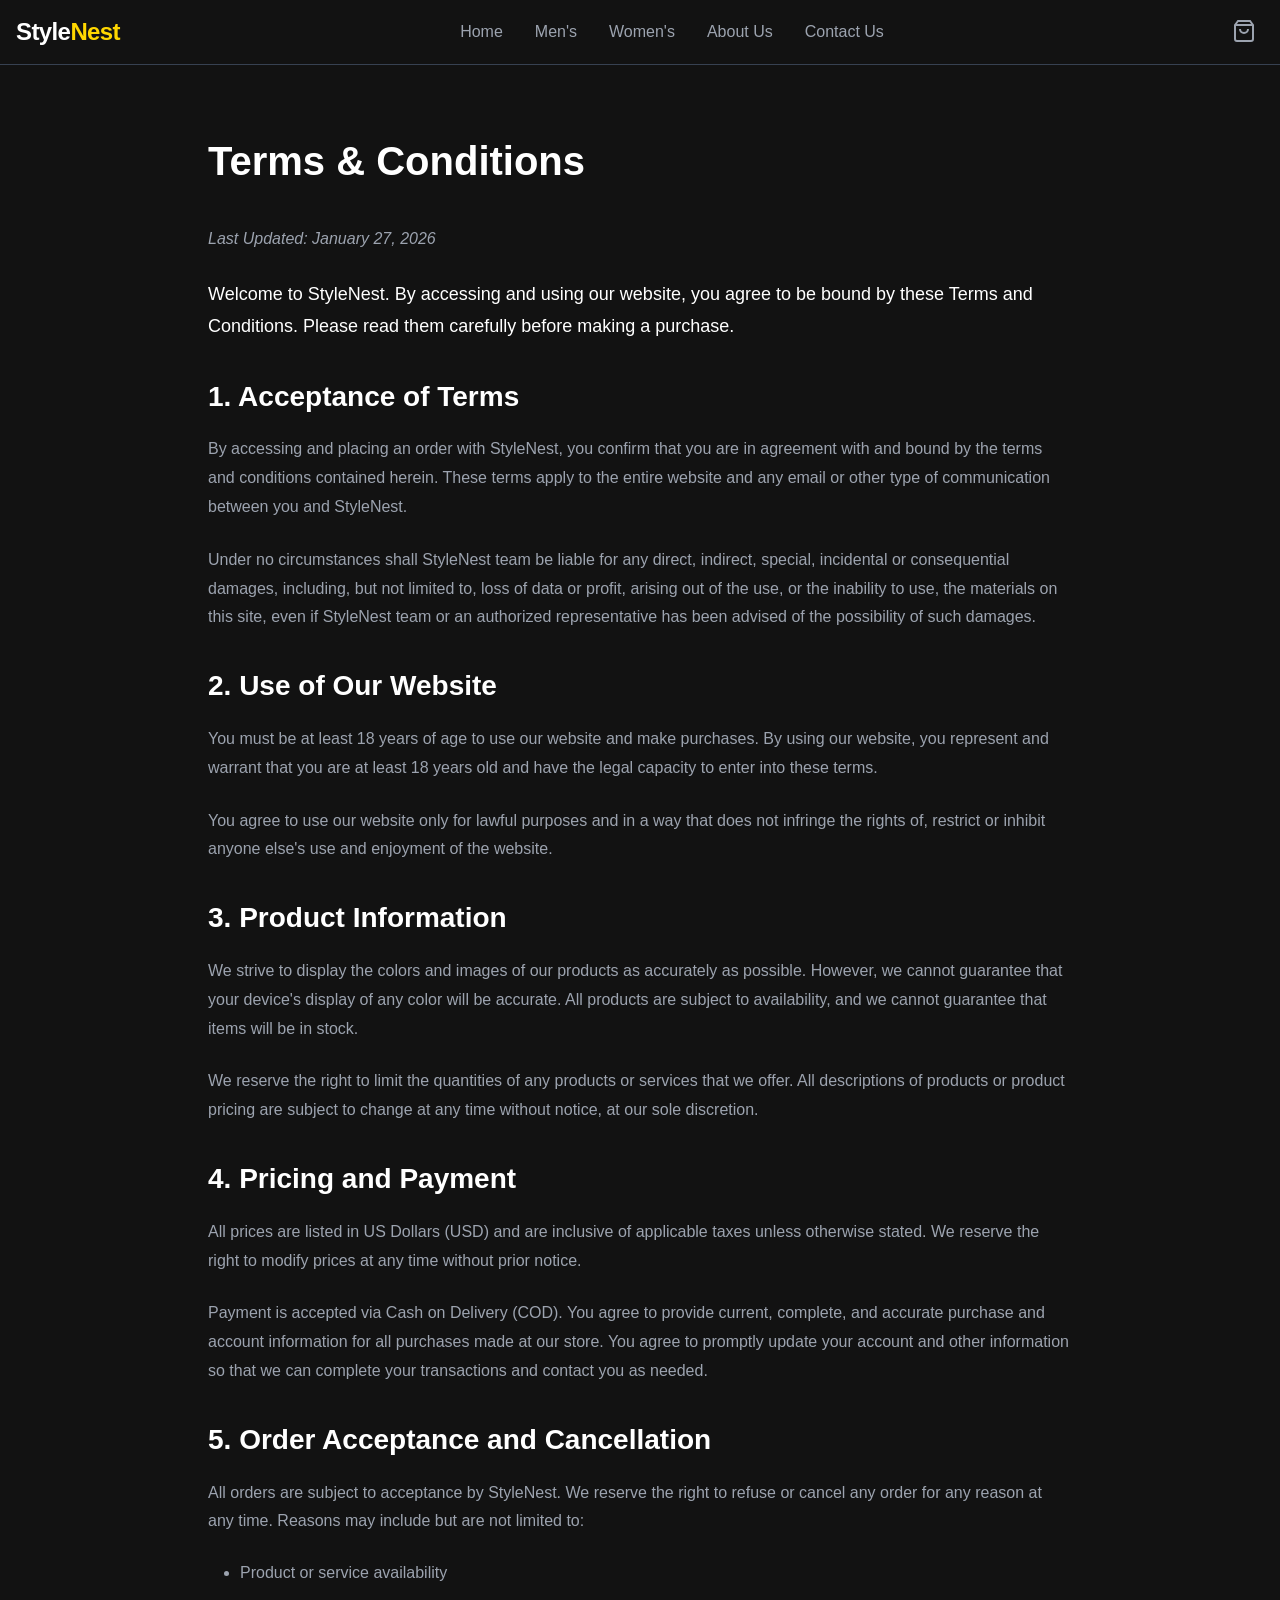
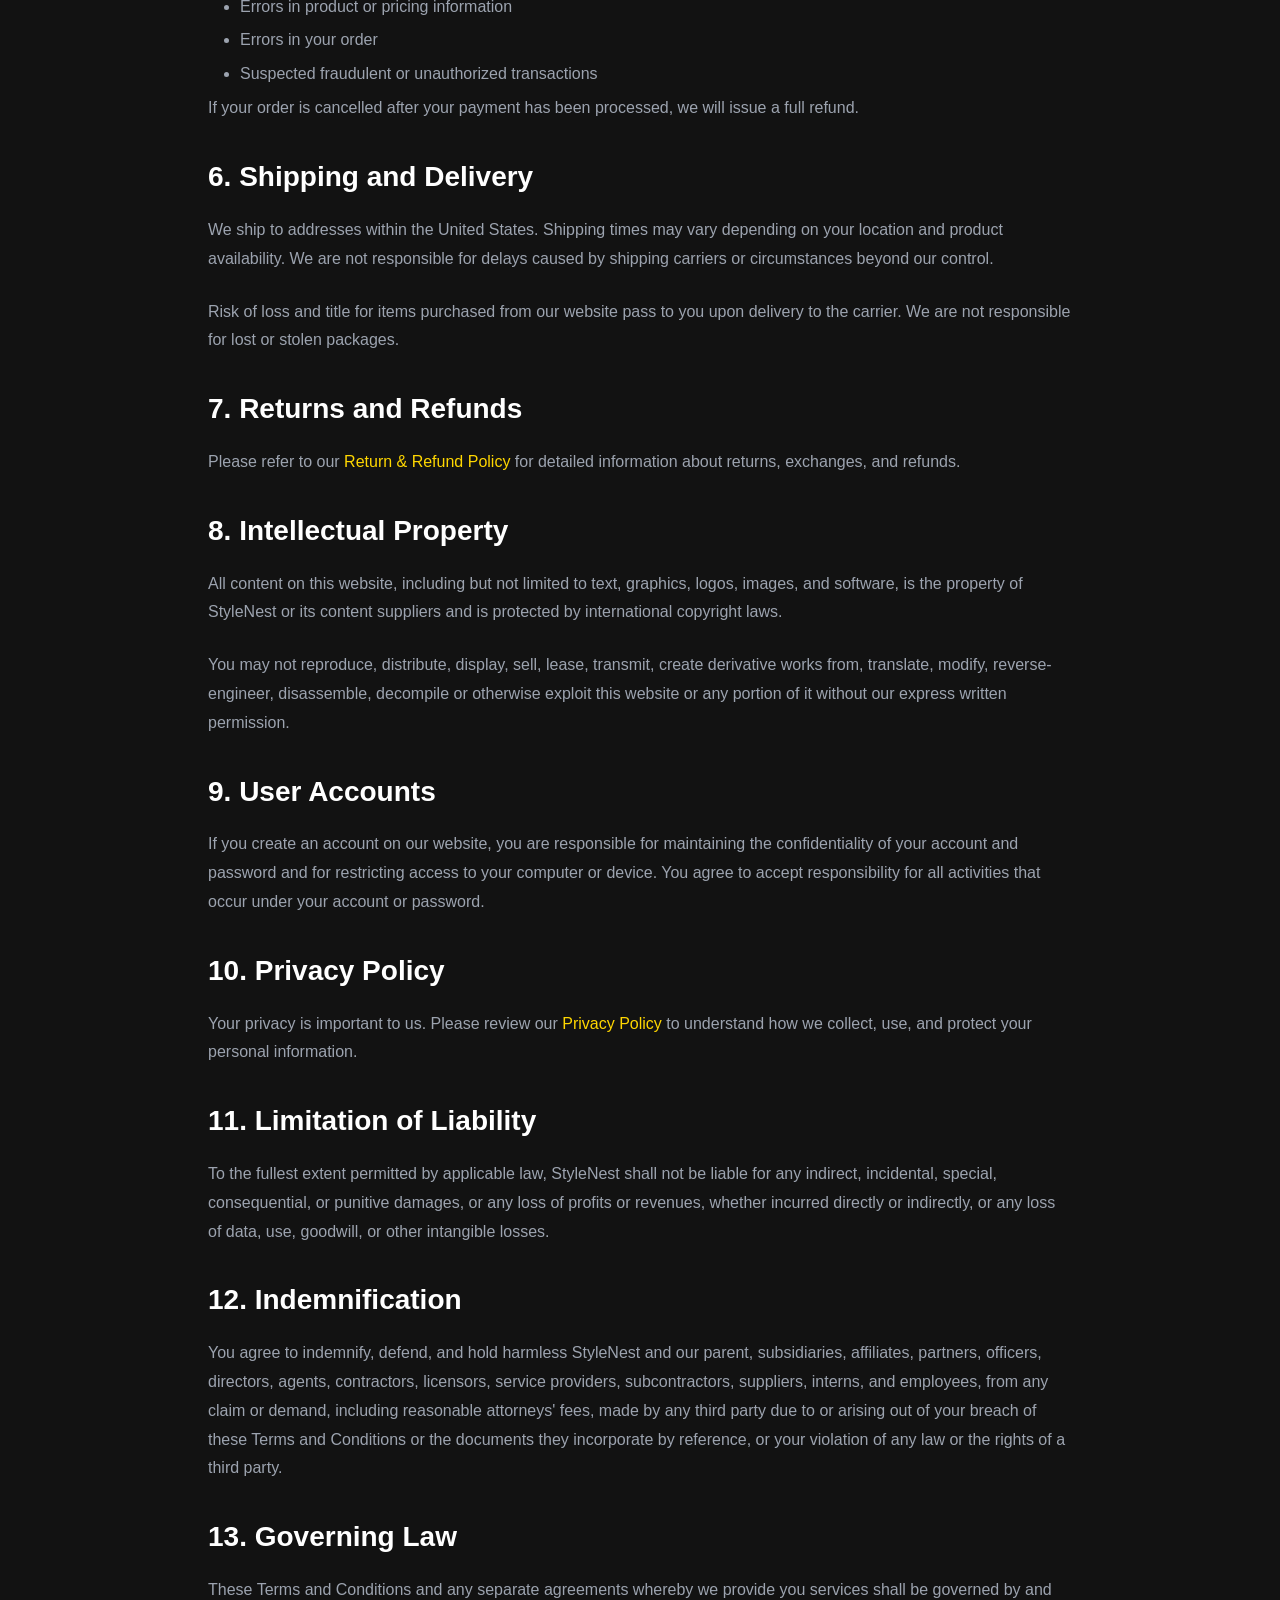
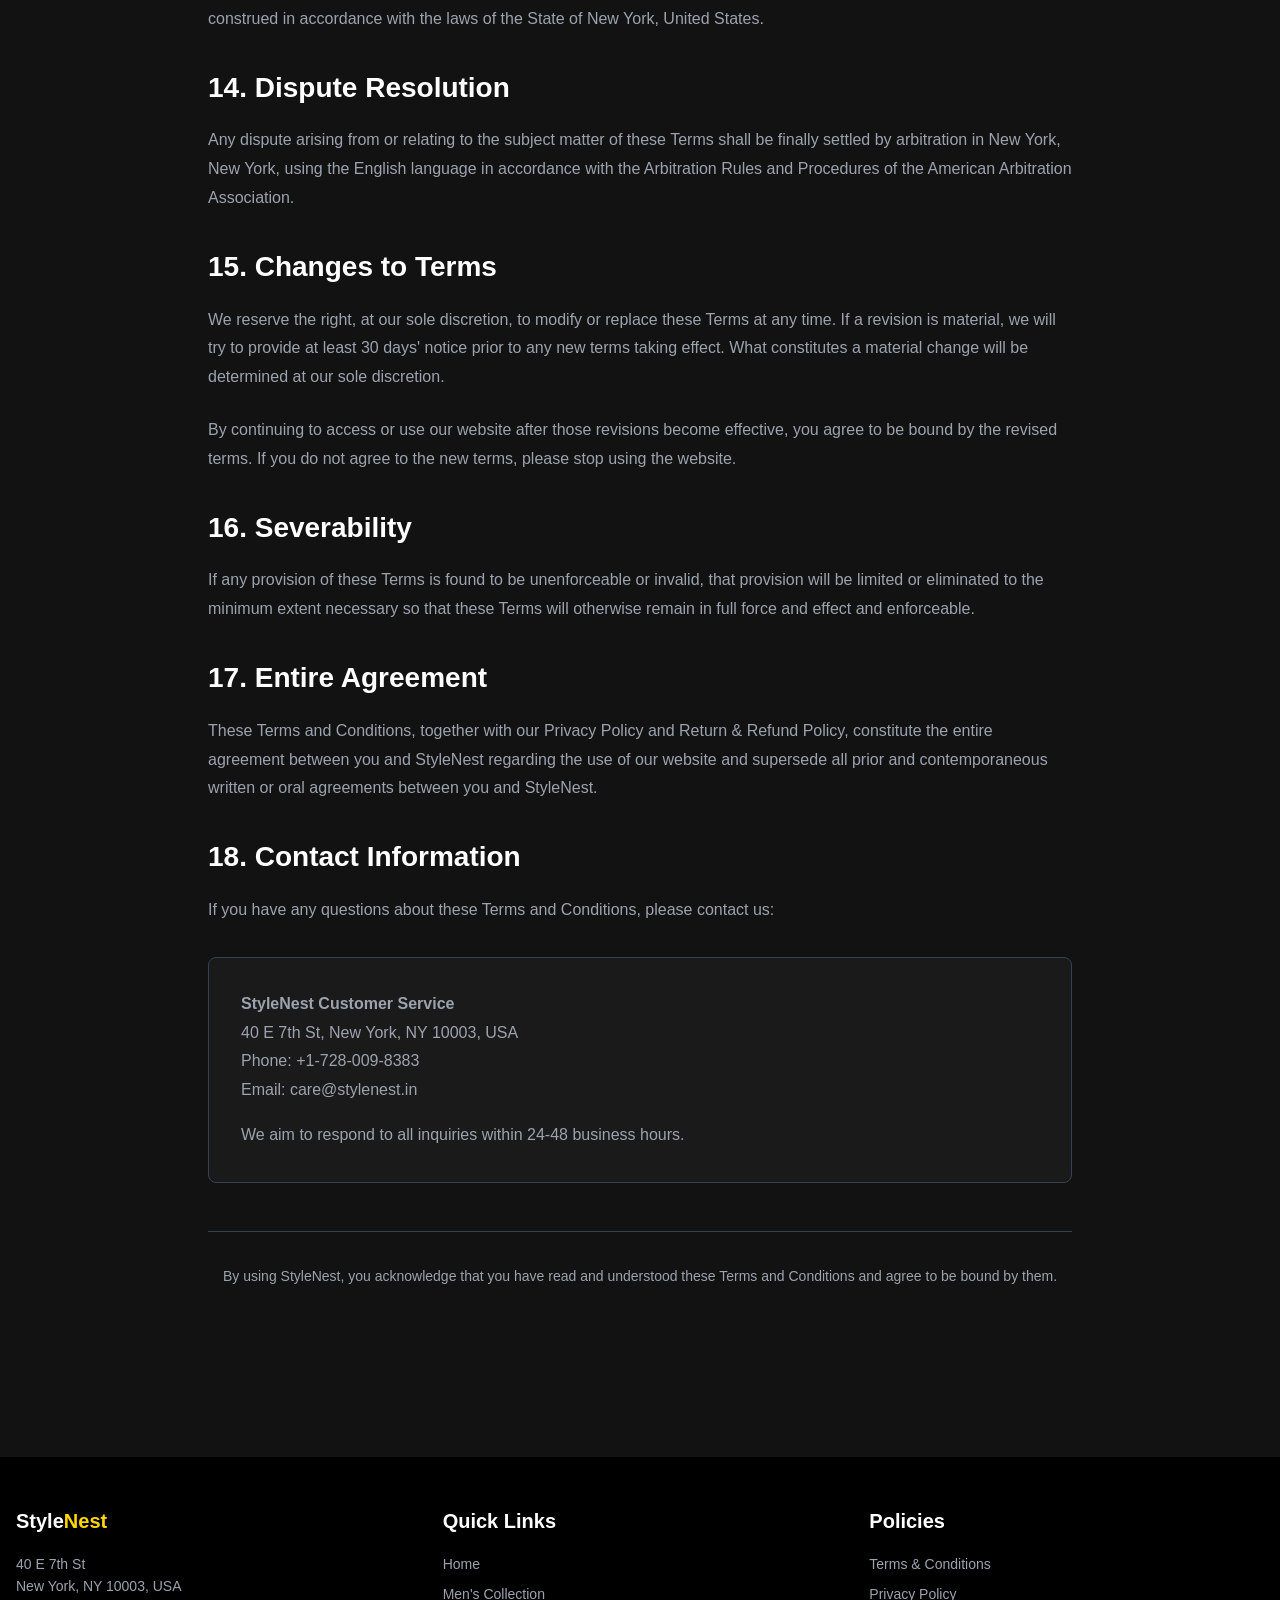
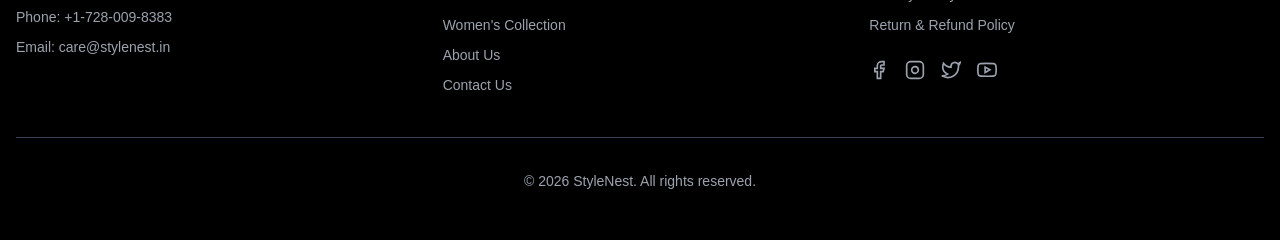
<file: terms-conditions.html>
<!DOCTYPE html>
<html lang="en">
<head>
  <meta charset="UTF-8">
  <meta name="viewport" content="width=device-width, initial-scale=1.0">
  <title>Terms & Conditions - StyleNest</title>
  <link rel="stylesheet" href="styles.css">
</head>
<body>
  <!-- Header -->
  <header class="header">
    <div class="header-content">
      <a href="index.html" class="logo">
        <span>Style</span><span class="logo-accent">Nest</span>
      </a>

      <nav class="nav">
        <a href="index.html" class="nav-link">Home</a>
        <a href="mens.html" class="nav-link">Men's</a>
        <a href="womens.html" class="nav-link">Women's</a>
        <a href="about.html" class="nav-link">About Us</a>
        <a href="contact.html" class="nav-link">Contact Us</a>
      </nav>

      <div class="header-actions">
        <button class="cart-btn">
          <svg width="24" height="24" viewBox="0 0 24 24" fill="none" stroke="currentColor" stroke-width="2">
            <path d="M6 2L3 6v14a2 2 0 0 0 2 2h14a2 2 0 0 0 2-2V6l-3-4z"/>
            <line x1="3" y1="6" x2="21" y2="6"/>
            <path d="M16 10a4 4 0 0 1-8 0"/>
          </svg>
          <span class="cart-counter">0</span>
        </button>

        <button class="mobile-menu-btn">
          <svg width="24" height="24" viewBox="0 0 24 24" fill="none" stroke="currentColor" stroke-width="2">
            <line x1="3" y1="12" x2="21" y2="12"/>
            <line x1="3" y1="6" x2="21" y2="6"/>
            <line x1="3" y1="18" x2="21" y2="18"/>
          </svg>
        </button>
      </div>
    </div>

    <nav class="mobile-menu">
      <a href="index.html" class="nav-link">Home</a>
      <a href="mens.html" class="nav-link">Men's</a>
      <a href="womens.html" class="nav-link">Women's</a>
      <a href="about.html" class="nav-link">About Us</a>
      <a href="contact.html" class="nav-link">Contact Us</a>
    </nav>
  </header>

  <!-- Terms & Conditions Content -->
  <div class="about-content">
    <h1>Terms & Conditions</h1>
    
    <p style="color: var(--color-text-secondary); font-style: italic;">
      Last Updated: January 27, 2026
    </p>
    
    <p style="font-size: 1.125rem; color: var(--color-text-primary);">
      Welcome to StyleNest. By accessing and using our website, you agree to be bound by these Terms and Conditions. 
      Please read them carefully before making a purchase.
    </p>
    
    <h2>1. Acceptance of Terms</h2>
    <p>
      By accessing and placing an order with StyleNest, you confirm that you are in agreement with and bound by the 
      terms and conditions contained herein. These terms apply to the entire website and any email or other type of 
      communication between you and StyleNest.
    </p>
    <p>
      Under no circumstances shall StyleNest team be liable for any direct, indirect, special, incidental or 
      consequential damages, including, but not limited to, loss of data or profit, arising out of the use, 
      or the inability to use, the materials on this site, even if StyleNest team or an authorized representative 
      has been advised of the possibility of such damages.
    </p>
    
    <h2>2. Use of Our Website</h2>
    <p>
      You must be at least 18 years of age to use our website and make purchases. By using our website, you represent 
      and warrant that you are at least 18 years old and have the legal capacity to enter into these terms.
    </p>
    <p>
      You agree to use our website only for lawful purposes and in a way that does not infringe the rights of, 
      restrict or inhibit anyone else's use and enjoyment of the website.
    </p>
    
    <h2>3. Product Information</h2>
    <p>
      We strive to display the colors and images of our products as accurately as possible. However, we cannot 
      guarantee that your device's display of any color will be accurate. All products are subject to availability, 
      and we cannot guarantee that items will be in stock.
    </p>
    <p>
      We reserve the right to limit the quantities of any products or services that we offer. All descriptions of 
      products or product pricing are subject to change at any time without notice, at our sole discretion.
    </p>
    
    <h2>4. Pricing and Payment</h2>
    <p>
      All prices are listed in US Dollars (USD) and are inclusive of applicable taxes unless otherwise stated. 
      We reserve the right to modify prices at any time without prior notice.
    </p>
    <p>
      Payment is accepted via Cash on Delivery (COD). You agree to provide current, complete, and accurate purchase 
      and account information for all purchases made at our store. You agree to promptly update your account and 
      other information so that we can complete your transactions and contact you as needed.
    </p>
    
    <h2>5. Order Acceptance and Cancellation</h2>
    <p>
      All orders are subject to acceptance by StyleNest. We reserve the right to refuse or cancel any order for any 
      reason at any time. Reasons may include but are not limited to:
    </p>
    <ul>
      <li>Product or service availability</li>
      <li>Errors in product or pricing information</li>
      <li>Errors in your order</li>
      <li>Suspected fraudulent or unauthorized transactions</li>
    </ul>
    <p>
      If your order is cancelled after your payment has been processed, we will issue a full refund.
    </p>
    
    <h2>6. Shipping and Delivery</h2>
    <p>
      We ship to addresses within the United States. Shipping times may vary depending on your location and product 
      availability. We are not responsible for delays caused by shipping carriers or circumstances beyond our control.
    </p>
    <p>
      Risk of loss and title for items purchased from our website pass to you upon delivery to the carrier. We are 
      not responsible for lost or stolen packages.
    </p>
    
    <h2>7. Returns and Refunds</h2>
    <p>
      Please refer to our <a href="return-refund-policy.html" style="color: var(--color-accent);">Return & Refund Policy</a> 
      for detailed information about returns, exchanges, and refunds.
    </p>
    
    <h2>8. Intellectual Property</h2>
    <p>
      All content on this website, including but not limited to text, graphics, logos, images, and software, is the 
      property of StyleNest or its content suppliers and is protected by international copyright laws.
    </p>
    <p>
      You may not reproduce, distribute, display, sell, lease, transmit, create derivative works from, translate, 
      modify, reverse-engineer, disassemble, decompile or otherwise exploit this website or any portion of it without 
      our express written permission.
    </p>
    
    <h2>9. User Accounts</h2>
    <p>
      If you create an account on our website, you are responsible for maintaining the confidentiality of your 
      account and password and for restricting access to your computer or device. You agree to accept responsibility 
      for all activities that occur under your account or password.
    </p>
    
    <h2>10. Privacy Policy</h2>
    <p>
      Your privacy is important to us. Please review our <a href="privacy-policy.html" style="color: var(--color-accent);">Privacy Policy</a> 
      to understand how we collect, use, and protect your personal information.
    </p>
    
    <h2>11. Limitation of Liability</h2>
    <p>
      To the fullest extent permitted by applicable law, StyleNest shall not be liable for any indirect, incidental, 
      special, consequential, or punitive damages, or any loss of profits or revenues, whether incurred directly or 
      indirectly, or any loss of data, use, goodwill, or other intangible losses.
    </p>
    
    <h2>12. Indemnification</h2>
    <p>
      You agree to indemnify, defend, and hold harmless StyleNest and our parent, subsidiaries, affiliates, partners, 
      officers, directors, agents, contractors, licensors, service providers, subcontractors, suppliers, interns, and 
      employees, from any claim or demand, including reasonable attorneys' fees, made by any third party due to or 
      arising out of your breach of these Terms and Conditions or the documents they incorporate by reference, or 
      your violation of any law or the rights of a third party.
    </p>
    
    <h2>13. Governing Law</h2>
    <p>
      These Terms and Conditions and any separate agreements whereby we provide you services shall be governed by 
      and construed in accordance with the laws of the State of New York, United States.
    </p>
    
    <h2>14. Dispute Resolution</h2>
    <p>
      Any dispute arising from or relating to the subject matter of these Terms shall be finally settled by 
      arbitration in New York, New York, using the English language in accordance with the Arbitration Rules 
      and Procedures of the American Arbitration Association.
    </p>
    
    <h2>15. Changes to Terms</h2>
    <p>
      We reserve the right, at our sole discretion, to modify or replace these Terms at any time. If a revision is 
      material, we will try to provide at least 30 days' notice prior to any new terms taking effect. What constitutes 
      a material change will be determined at our sole discretion.
    </p>
    <p>
      By continuing to access or use our website after those revisions become effective, you agree to be bound by 
      the revised terms. If you do not agree to the new terms, please stop using the website.
    </p>
    
    <h2>16. Severability</h2>
    <p>
      If any provision of these Terms is found to be unenforceable or invalid, that provision will be limited or 
      eliminated to the minimum extent necessary so that these Terms will otherwise remain in full force and effect 
      and enforceable.
    </p>
    
    <h2>17. Entire Agreement</h2>
    <p>
      These Terms and Conditions, together with our Privacy Policy and Return & Refund Policy, constitute the entire 
      agreement between you and StyleNest regarding the use of our website and supersede all prior and contemporaneous 
      written or oral agreements between you and StyleNest.
    </p>
    
    <h2>18. Contact Information</h2>
    <p>
      If you have any questions about these Terms and Conditions, please contact us:
    </p>
    
    <div class="contact-box">
      <p style="margin-bottom: 0.5rem;">
        <strong>StyleNest Customer Service</strong><br>
        40 E 7th St, New York, NY 10003, USA<br>
        Phone: +1-728-009-8383<br>
        Email: care@stylenest.in
      </p>
      <p style="margin-bottom: 0; margin-top: 1rem;">
        We aim to respond to all inquiries within 24-48 business hours.
      </p>
    </div>
    
    <div style="margin-top: 3rem; padding-top: 2rem; border-top: 1px solid var(--color-border);">
      <p style="text-align: center; color: var(--color-text-secondary); font-size: 0.875rem;">
        By using StyleNest, you acknowledge that you have read and understood these Terms and Conditions 
        and agree to be bound by them.
      </p>
    </div>
  </div>

  <!-- Footer -->
  <footer class="footer">
    <div class="footer-content">
      <div class="footer-grid">
        <div class="footer-section">
          <h3 class="footer-logo">
            <span>Style</span><span class="logo-accent">Nest</span>
          </h3>
          <p>40 E 7th St<br>New York, NY 10003, USA</p>
          <p>Phone: +1-728-009-8383</p>
          <p>Email: care@stylenest.in</p>
        </div>

        <div class="footer-section">
          <h3>Quick Links</h3>
          <a href="index.html">Home</a>
          <a href="mens.html">Men's Collection</a>
          <a href="womens.html">Women's Collection</a>
          <a href="about.html">About Us</a>
          <a href="contact.html">Contact Us</a>
        </div>

        <div class="footer-section">
          <h3>Policies</h3>
          <a href="terms-conditions.html">Terms & Conditions</a>
          <a href="privacy-policy.html">Privacy Policy</a>
          <a href="return-refund-policy.html">Return & Refund Policy</a>
          
          <div class="social-links">
            <a href="#" class="social-link">
              <svg width="20" height="20" viewBox="0 0 24 24" fill="none" stroke="currentColor" stroke-width="2">
                <path d="M18 2h-3a5 5 0 0 0-5 5v3H7v4h3v8h4v-8h3l1-4h-4V7a1 1 0 0 1 1-1h3z"/>
              </svg>
            </a>
            <a href="#" class="social-link">
              <svg width="20" height="20" viewBox="0 0 24 24" fill="none" stroke="currentColor" stroke-width="2">
                <rect x="2" y="2" width="20" height="20" rx="5" ry="5"/>
                <path d="M16 11.37A4 4 0 1 1 12.63 8 4 4 0 0 1 16 11.37z"/>
                <line x1="17.5" y1="6.5" x2="17.51" y2="6.5"/>
              </svg>
            </a>
            <a href="#" class="social-link">
              <svg width="20" height="20" viewBox="0 0 24 24" fill="none" stroke="currentColor" stroke-width="2">
                <path d="M23 3a10.9 10.9 0 0 1-3.14 1.53 4.48 4.48 0 0 0-7.86 3v1A10.66 10.66 0 0 1 3 4s-4 9 5 13a11.64 11.64 0 0 1-7 2c9 5 20 0 20-11.5a4.5 4.5 0 0 0-.08-.83A7.72 7.72 0 0 0 23 3z"/>
              </svg>
            </a>
            <a href="#" class="social-link">
              <svg width="20" height="20" viewBox="0 0 24 24" fill="none" stroke="currentColor" stroke-width="2">
                <path d="M22.54 6.42a2.78 2.78 0 0 0-1.94-2C18.88 4 12 4 12 4s-6.88 0-8.6.46a2.78 2.78 0 0 0-1.94 2A29 29 0 0 0 1 11.75a29 29 0 0 0 .46 5.33A2.78 2.78 0 0 0 3.4 19c1.72.46 8.6.46 8.6.46s6.88 0 8.6-.46a2.78 2.78 0 0 0 1.94-2 29 29 0 0 0 .46-5.25 29 29 0 0 0-.46-5.33z"/>
                <polygon points="9.75 15.02 15.5 11.75 9.75 8.48 9.75 15.02"/>
              </svg>
            </a>
          </div>
        </div>
      </div>

      <div class="footer-bottom">
        <p>&copy; 2026 StyleNest. All rights reserved.</p>
      </div>
    </div>
  </footer>

  <!-- Cart Drawer Overlay -->
  <div class="cart-overlay"></div>

  <!-- Cart Drawer -->
  <div class="cart-drawer">
    <div class="cart-drawer-header">
      <div>
        <h2 class="cart-drawer-title">Shopping Cart</h2>
        <p class="cart-drawer-subtitle">Review your items and proceed to checkout</p>
      </div>
      <button class="cart-drawer-close">
        <svg width="24" height="24" viewBox="0 0 24 24" fill="none" stroke="currentColor" stroke-width="2">
          <line x1="18" y1="6" x2="6" y2="18"/>
          <line x1="6" y1="6" x2="18" y2="18"/>
        </svg>
      </button>
    </div>
    <div class="cart-drawer-content"></div>
  </div>

  <script src="products.js"></script>
  <script src="main.js"></script>
</body>
</html>
</file>
<file: styles.css>
/* Reset and Base Styles */
* {
  margin: 0;
  padding: 0;
  box-sizing: border-box;
}

:root {
  --color-bg-primary: #121212;
  --color-bg-secondary: #1a1a1a;
  --color-bg-black: #000000;
  --color-text-primary: #ffffff;
  --color-text-secondary: #9ca3af;
  --color-accent: #FFD700;
  --color-accent-hover: #FFC700;
  --color-border: #374151;
  --color-error: #ef4444;
  --color-success: #10b981;
}

body {
  font-family: -apple-system, BlinkMacSystemFont, 'Segoe UI', Roboto, 'Helvetica Neue', Arial, sans-serif;
  background-color: var(--color-bg-primary);
  color: var(--color-text-primary);
  line-height: 1.6;
  -webkit-font-smoothing: antialiased;
  -moz-osx-font-smoothing: grayscale;
}

img {
  max-width: 100%;
  display: block;
}

a {
  text-decoration: none;
  color: inherit;
}

button {
  border: none;
  background: none;
  cursor: pointer;
  font-family: inherit;
}

/* Container */
.container {
  max-width: 1280px;
  margin: 0 auto;
  padding: 0 1rem;
}

/* Header */
.header {
  position: sticky;
  top: 0;
  z-index: 50;
  background-color: var(--color-bg-primary);
  border-bottom: 1px solid var(--color-border);
}

.header-content {
  max-width: 1280px;
  margin: 0 auto;
  padding: 0 1rem;
  display: flex;
  align-items: center;
  justify-content: space-between;
  height: 64px;
}

.logo {
  font-size: 1.5rem;
  font-weight: 800;
  letter-spacing: -0.025em;
}

.logo-accent {
  color: var(--color-accent);
}

.nav {
  display: none;
  gap: 2rem;
  align-items: center;
}

.nav-link {
  color: var(--color-text-secondary);
  transition: color 0.2s;
}

.nav-link:hover {
  color: var(--color-accent);
}

.header-actions {
  display: flex;
  align-items: center;
  gap: 1rem;
}

.cart-btn {
  position: relative;
  padding: 0.5rem;
  color: var(--color-text-secondary);
  transition: color 0.2s;
}

.cart-btn:hover {
  color: var(--color-accent);
}

.cart-counter {
  position: absolute;
  top: -4px;
  right: -4px;
  background-color: var(--color-accent);
  color: #000;
  font-size: 0.75rem;
  width: 20px;
  height: 20px;
  border-radius: 50%;
  display: none;
  align-items: center;
  justify-content: center;
  font-weight: 600;
}

.mobile-menu-btn {
  display: block;
  padding: 0.5rem;
  color: var(--color-text-secondary);
}

.mobile-menu-btn:hover {
  color: var(--color-accent);
}

.mobile-menu {
  display: none;
  padding: 1rem 0;
  flex-direction: column;
  gap: 1rem;
}

.mobile-menu.open {
  display: flex;
}

/* Hero Section */
.hero {
  min-height: 600px;
  display: flex;
  align-items: center;
}

.hero-grid {
  display: grid;
  grid-template-columns: 1fr;
  gap: 3rem;
  align-items: center;
}

.hero-content h1 {
  font-size: 3rem;
  line-height: 1;
  margin-bottom: 1.5rem;
  font-weight: 800;
}

.hero-content p {
  font-size: 1.25rem;
  color: var(--color-text-secondary);
  margin-bottom: 2rem;
  max-width: 32rem;
}

.hero-image {
  position: relative;
  height: 500px;
}

.hero-image img {
  position: absolute;
  inset: 0;
  width: 100%;
  height: 100%;
  object-fit: cover;
  border-radius: 0.5rem;
}

/* Buttons */
.btn-primary {
  display: inline-block;
  background-color: var(--color-accent);
  color: #000;
  padding: 1rem 2rem;
  border-radius: 0.5rem;
  font-weight: 600;
  transition: background-color 0.2s;
}

.btn-primary:hover {
  background-color: var(--color-accent-hover);
}

.btn-secondary {
  display: inline-block;
  background-color: var(--color-bg-secondary);
  color: var(--color-text-primary);
  padding: 0.75rem 2rem;
  border-radius: 0.5rem;
  border: 1px solid var(--color-border);
  transition: border-color 0.2s;
}

.btn-secondary:hover {
  border-color: var(--color-accent);
}

/* Section */
.section {
  padding: 4rem 0;
}

.section-dark {
  background-color: var(--color-bg-secondary);
}

.section-header {
  display: flex;
  justify-content: space-between;
  align-items: center;
  margin-bottom: 2rem;
}

.section-title {
  font-size: 2rem;
  font-weight: 700;
}

.section-link {
  display: flex;
  align-items: center;
  gap: 0.5rem;
  color: var(--color-accent);
  transition: color 0.2s;
}

.section-link:hover {
  color: var(--color-accent-hover);
}

/* Product Grid */
.product-grid {
  display: grid;
  grid-template-columns: 1fr;
  gap: 1.5rem;
}

/* Product Card */
.product-card {
  position: relative;
  background-color: var(--color-bg-secondary);
  border-radius: 0.5rem;
  overflow: hidden;
  border: 1px solid var(--color-border);
  transition: border-color 0.3s;
}

.product-card:hover {
  border-color: var(--color-accent);
}

.product-image-wrapper {
  aspect-ratio: 1;
  overflow: hidden;
}

.product-image {
  width: 100%;
  height: 100%;
  object-fit: cover;
  transition: transform 0.5s;
}

.product-card:hover .product-image {
  transform: scale(1.1);
}

.product-info {
  padding: 1rem;
}

.product-name {
  font-size: 1.125rem;
  margin-bottom: 0.5rem;
}

.product-price {
  color: var(--color-accent);
  font-size: 1.25rem;
  font-weight: 600;
  margin-bottom: 1rem;
}

.btn-add-to-cart {
  width: 100%;
  background-color: var(--color-accent);
  color: #000;
  padding: 0.5rem 1rem;
  border-radius: 0.5rem;
  display: flex;
  align-items: center;
  justify-content: center;
  gap: 0.5rem;
  font-weight: 600;
  transition: background-color 0.2s, opacity 0.3s;
  opacity: 0;
}

.product-card:hover .btn-add-to-cart {
  opacity: 1;
}

.btn-add-to-cart:hover {
  background-color: var(--color-accent-hover);
}

/* Why Choose Us */
.features-grid {
  display: grid;
  grid-template-columns: 1fr;
  gap: 2rem;
}

.feature-card {
  text-align: center;
  padding: 2rem;
  background-color: var(--color-bg-primary);
  border-radius: 0.5rem;
  border: 1px solid var(--color-border);
  transition: border-color 0.3s;
}

.feature-card:hover {
  border-color: var(--color-accent);
}

.feature-icon {
  display: inline-flex;
  align-items: center;
  justify-content: center;
  width: 4rem;
  height: 4rem;
  background-color: var(--color-accent);
  color: #000;
  border-radius: 50%;
  margin-bottom: 1rem;
}

.feature-title {
  font-size: 1.25rem;
  margin-bottom: 0.5rem;
}

.feature-description {
  color: var(--color-text-secondary);
}

/* Promo Banner */
.promo-banner {
  position: relative;
  height: 16rem;
  border-radius: 0.5rem;
  overflow: hidden;
  display: flex;
  align-items: center;
  justify-content: center;
  background-size: cover;
  background-position: center;
}

.promo-banner::before {
  content: '';
  position: absolute;
  inset: 0;
  background: linear-gradient(rgba(0,0,0,0.5), rgba(0,0,0,0.5));
}

.promo-content {
  position: relative;
  z-index: 1;
  text-align: center;
}

.promo-content h2 {
  font-size: 3rem;
  margin-bottom: 1rem;
}

.promo-content p {
  font-size: 1.25rem;
  margin-bottom: 1.5rem;
}

/* Blog Grid */
.blog-grid {
  display: grid;
  grid-template-columns: 1fr;
  gap: 2rem;
}

.blog-card {
  background-color: var(--color-bg-primary);
  border-radius: 0.5rem;
  overflow: hidden;
  border: 1px solid var(--color-border);
  transition: border-color 0.3s;
}

.blog-card:hover {
  border-color: var(--color-accent);
}

.blog-image {
  width: 100%;
  height: 12rem;
  object-fit: cover;
}

.blog-content {
  padding: 1.5rem;
}

.blog-date {
  font-size: 0.875rem;
  color: var(--color-text-secondary);
  margin-bottom: 0.5rem;
}

.blog-title {
  font-size: 1.25rem;
  margin-bottom: 0.75rem;
}

.blog-excerpt {
  color: var(--color-text-secondary);
  margin-bottom: 1rem;
}

.blog-link {
  color: var(--color-accent);
  display: flex;
  align-items: center;
  gap: 0.5rem;
  transition: color 0.2s;
}

.blog-link:hover {
  color: var(--color-accent-hover);
}

/* Page Header */
.page-header {
  padding: 4rem 0 3rem;
}

.page-title {
  font-size: 2.5rem;
  margin-bottom: 1rem;
}

.page-description {
  font-size: 1.25rem;
  color: var(--color-text-secondary);
  max-width: 42rem;
}

/* Contact Section */
.contact-grid {
  display: grid;
  grid-template-columns: 1fr;
  gap: 3rem;
}

.contact-info-item {
  display: flex;
  gap: 1rem;
  align-items: flex-start;
}

.contact-icon {
  padding: 0.75rem;
  background-color: var(--color-accent);
  color: #000;
  border-radius: 0.5rem;
}

.contact-info-title {
  font-size: 1.25rem;
  margin-bottom: 0.25rem;
}

.contact-info-text {
  color: var(--color-text-secondary);
}

.business-hours {
  margin-top: 2rem;
  background-color: var(--color-bg-secondary);
  padding: 1.5rem;
  border-radius: 0.5rem;
  border: 1px solid var(--color-border);
}

.business-hours h3 {
  font-size: 1.25rem;
  margin-bottom: 1rem;
}

.business-hours p {
  color: var(--color-text-secondary);
  margin-bottom: 0.5rem;
}

/* Form Styles */
.form-group {
  margin-bottom: 1.5rem;
}

.form-label {
  display: block;
  margin-bottom: 0.5rem;
}

.form-input,
.form-textarea {
  width: 100%;
  background-color: var(--color-bg-secondary);
  border: 1px solid var(--color-border);
  border-radius: 0.5rem;
  padding: 0.75rem 1rem;
  color: var(--color-text-primary);
  font-family: inherit;
  font-size: 1rem;
  transition: border-color 0.2s;
}

.form-input:focus,
.form-textarea:focus {
  outline: none;
  border-color: var(--color-accent);
}

.form-input.error,
.form-textarea.error {
  border-color: var(--color-error);
}

.error-message {
  color: var(--color-error);
  font-size: 0.875rem;
  margin-top: 0.25rem;
}

.form-textarea {
  resize: none;
}

.form-grid {
  display: grid;
  grid-template-columns: 1fr;
  gap: 1rem;
}

.btn-submit {
  width: 100%;
  background-color: var(--color-accent);
  color: #000;
  padding: 0.75rem 1rem;
  border-radius: 0.5rem;
  font-weight: 600;
  transition: background-color 0.2s;
}

.btn-submit:hover {
  background-color: var(--color-accent-hover);
}

/* Checkout Page */
.checkout-grid {
  display: grid;
  grid-template-columns: 1fr;
  gap: 3rem;
}

.order-summary {
  background-color: var(--color-bg-secondary);
  border-radius: 0.5rem;
  padding: 1.5rem;
  border: 1px solid var(--color-border);
}

.order-summary h2 {
  font-size: 1.5rem;
  margin-bottom: 1.5rem;
}

.order-summary-items {
  margin-bottom: 1.5rem;
}

.summary-item {
  display: flex;
  gap: 1rem;
  margin-bottom: 1rem;
}

.summary-item img {
  width: 5rem;
  height: 5rem;
  object-fit: cover;
  border-radius: 0.25rem;
}

.summary-item-details {
  flex: 1;
}

.summary-item-qty {
  color: var(--color-text-secondary);
  font-size: 0.875rem;
}

.summary-item-price {
  color: var(--color-accent);
  font-weight: 600;
}

.order-summary-totals {
  border-top: 1px solid var(--color-border);
  padding-top: 1.5rem;
}

.summary-row {
  display: flex;
  justify-content: space-between;
  margin-bottom: 0.75rem;
}

.summary-shipping {
  color: var(--color-success);
}

.summary-total-row {
  display: flex;
  justify-content: space-between;
  font-size: 1.25rem;
  padding-top: 0.75rem;
  border-top: 1px solid var(--color-border);
}

.summary-total {
  color: var(--color-accent);
  font-weight: 700;
}

/* Payment Method */
.payment-methods {
  padding-top: 1.5rem;
}

.payment-method {
  display: flex;
  align-items: center;
  gap: 0.75rem;
  padding: 1rem;
  border-radius: 0.5rem;
  margin-bottom: 0.75rem;
  cursor: pointer;
}

.payment-method-active {
  background-color: rgba(255, 215, 0, 0.1);
  border: 2px solid var(--color-accent);
}

.payment-method-disabled {
  background-color: var(--color-bg-secondary);
  border: 1px solid var(--color-border);
  opacity: 0.5;
  cursor: not-allowed;
}

.payment-icon {
  color: var(--color-accent);
}

.payment-details {
  flex: 1;
}

.payment-title {
  color: var(--color-text-primary);
  font-weight: 600;
  margin-bottom: 0.25rem;
}

.payment-subtitle {
  color: var(--color-text-secondary);
  font-size: 0.875rem;
}

.payment-radio {
  width: 20px;
  height: 20px;
  border-radius: 50%;
  border: 2px solid var(--color-accent);
  display: flex;
  align-items: center;
  justify-content: center;
}

.payment-radio-inner {
  width: 12px;
  height: 12px;
  border-radius: 50%;
  background-color: var(--color-accent);
}

/* Order Success */
.order-success {
  min-height: 60vh;
  display: flex;
  align-items: center;
  justify-content: center;
  text-align: center;
  padding: 4rem 1rem;
}

.success-icon {
  display: inline-flex;
  align-items: center;
  justify-content: center;
  width: 6rem;
  height: 6rem;
  background-color: var(--color-success);
  border-radius: 50%;
  margin-bottom: 2rem;
}

.success-title {
  font-size: 2.5rem;
  margin-bottom: 1rem;
}

.success-description {
  font-size: 1.25rem;
  color: var(--color-text-secondary);
  margin-bottom: 1rem;
}

.success-details {
  background-color: var(--color-bg-secondary);
  border-radius: 0.5rem;
  padding: 2rem;
  border: 1px solid var(--color-border);
  margin: 2rem 0;
  text-align: left;
  max-width: 32rem;
  margin-left: auto;
  margin-right: auto;
}

.success-details h2 {
  font-size: 1.5rem;
  margin-bottom: 1rem;
  text-align: center;
}

.success-steps {
  display: flex;
  flex-direction: column;
  gap: 0.75rem;
}

.success-step {
  display: flex;
  gap: 0.75rem;
  align-items: flex-start;
}

.success-step-number {
  color: var(--color-accent);
  font-weight: 600;
  margin-top: 0.25rem;
}

.success-actions {
  display: flex;
  flex-direction: column;
  gap: 1rem;
  justify-content: center;
  margin-top: 2rem;
}

.success-note {
  color: var(--color-text-secondary);
  margin-top: 2rem;
}

/* About Page */
.about-content {
  max-width: 56rem;
  margin: 0 auto;
  padding: 4rem 1rem;
}

.about-content h1 {
  font-size: 2.5rem;
  margin-bottom: 2rem;
}

.about-content p {
  color: var(--color-text-secondary);
  margin-bottom: 1.5rem;
  line-height: 1.8;
}

.about-content h2 {
  font-size: 1.75rem;
  color: var(--color-text-primary);
  margin-top: 2rem;
  margin-bottom: 1rem;
}

.about-content ul {
  list-style: disc;
  margin-left: 2rem;
  color: var(--color-text-secondary);
}

.about-content li {
  margin-bottom: 0.5rem;
}

.contact-box {
  background-color: var(--color-bg-secondary);
  padding: 2rem;
  border-radius: 0.5rem;
  border: 1px solid var(--color-border);
  margin-top: 2rem;
}

.contact-box h3 {
  font-size: 1.25rem;
  margin-bottom: 1rem;
}

.contact-box p {
  margin-bottom: 1rem;
}

/* Footer */
.footer {
  background-color: var(--color-bg-black);
  color: var(--color-text-secondary);
  margin-top: 5rem;
}

.footer-content {
  max-width: 1280px;
  margin: 0 auto;
  padding: 3rem 1rem;
}

.footer-grid {
  display: grid;
  grid-template-columns: 1fr;
  gap: 2rem;
}

.footer-section h3 {
  font-size: 1.25rem;
  color: var(--color-text-primary);
  margin-bottom: 1rem;
  font-weight: 700;
}

.footer-section p,
.footer-section a {
  font-size: 0.875rem;
  margin-bottom: 0.5rem;
}

.footer-section a {
  display: block;
  transition: color 0.2s;
}

.footer-section a:hover {
  color: var(--color-accent);
}

.footer-logo {
  font-size: 1.25rem;
  font-weight: 700;
  margin-bottom: 1rem;
}

.social-links {
  display: flex;
  gap: 1rem;
  margin-top: 1.5rem;
}

.social-link {
  transition: color 0.2s;
}

.social-link:hover {
  color: var(--color-accent);
}

.footer-bottom {
  border-top: 1px solid var(--color-border);
  margin-top: 2rem;
  padding-top: 2rem;
  text-align: center;
  font-size: 0.875rem;
}

/* Cart Drawer */
.cart-overlay {
  position: fixed;
  inset: 0;
  background-color: rgba(0, 0, 0, 0.7);
  z-index: 100;
  opacity: 0;
  visibility: hidden;
  transition: opacity 0.3s, visibility 0.3s;
}

.cart-overlay.open {
  opacity: 1;
  visibility: visible;
}

.cart-drawer {
  position: fixed;
  top: 0;
  right: 0;
  height: 100vh;
  width: 100%;
  max-width: 28rem;
  background-color: var(--color-bg-secondary);
  border-left: 1px solid var(--color-border);
  z-index: 101;
  transform: translateX(100%);
  transition: transform 0.3s;
  display: flex;
  flex-direction: column;
}

.cart-drawer.open {
  transform: translateX(0);
}

.cart-drawer-header {
  padding: 1.5rem;
  border-bottom: 1px solid var(--color-border);
  display: flex;
  justify-content: space-between;
  align-items: center;
}

.cart-drawer-title {
  font-size: 1.5rem;
  font-weight: 700;
}

.cart-drawer-subtitle {
  font-size: 0.875rem;
  color: var(--color-text-secondary);
  margin-top: 0.25rem;
}

.cart-drawer-close {
  padding: 0.5rem;
  color: var(--color-text-secondary);
  transition: color 0.2s;
}

.cart-drawer-close:hover {
  color: var(--color-text-primary);
}

.cart-drawer-content {
  flex: 1;
  overflow-y: auto;
  padding: 1.5rem;
}

.empty-cart {
  display: flex;
  flex-direction: column;
  align-items: center;
  justify-content: center;
  height: 100%;
  color: var(--color-text-secondary);
}

.empty-cart svg {
  margin-bottom: 1rem;
}

.cart-items-list {
  display: flex;
  flex-direction: column;
  gap: 1rem;
  margin-bottom: 1rem;
}

.cart-item {
  display: flex;
  gap: 1rem;
  padding: 1rem;
  background-color: var(--color-bg-primary);
  border-radius: 0.5rem;
  border: 1px solid var(--color-border);
}

.cart-item-image {
  width: 5rem;
  height: 5rem;
  object-fit: cover;
  border-radius: 0.25rem;
}

.cart-item-details {
  flex: 1;
}

.cart-item-details h3 {
  font-size: 1rem;
  margin-bottom: 0.25rem;
}

.cart-item-price {
  color: var(--color-accent);
  font-weight: 600;
  margin-bottom: 0.5rem;
}

.cart-item-quantity {
  display: flex;
  align-items: center;
  gap: 0.75rem;
}

.quantity-btn {
  padding: 0.25rem;
  background-color: #374151;
  border-radius: 0.25rem;
  color: var(--color-text-primary);
  display: flex;
  align-items: center;
  justify-content: center;
  transition: background-color 0.2s;
}

.quantity-btn:hover {
  background-color: #4b5563;
}

.cart-item-remove {
  color: var(--color-text-secondary);
  padding: 0.25rem;
  transition: color 0.2s;
}

.cart-item-remove:hover {
  color: var(--color-error);
}

.cart-footer {
  padding: 1.5rem;
  border-top: 1px solid var(--color-border);
}

.cart-total {
  display: flex;
  justify-content: space-between;
  font-size: 1.25rem;
  margin-bottom: 1rem;
}

.cart-total-price {
  color: var(--color-accent);
  font-weight: 700;
}

.btn-checkout {
  display: block;
  width: 100%;
  background-color: var(--color-accent);
  color: #000;
  padding: 0.75rem;
  border-radius: 0.5rem;
  text-align: center;
  font-weight: 600;
  transition: background-color 0.2s;
}

.btn-checkout:hover {
  background-color: var(--color-accent-hover);
}

/* Empty Cart Message */
.empty-cart-message {
  text-align: center;
  padding: 4rem 1rem;
}

.empty-cart-message h1 {
  font-size: 2.5rem;
  margin-bottom: 1rem;
}

.empty-cart-message p {
  color: var(--color-text-secondary);
  font-size: 1.125rem;
  margin-bottom: 2rem;
}

/* Responsive Design */
@media (min-width: 640px) {
  .container {
    padding: 0 1.5rem;
  }

  .product-grid {
    grid-template-columns: repeat(2, 1fr);
  }

  .form-grid {
    grid-template-columns: repeat(2, 1fr);
  }

  .success-actions {
    flex-direction: row;
  }
}

@media (min-width: 768px) {
  .nav {
    display: flex;
  }

  .mobile-menu-btn {
    display: none;
  }

  .hero-grid {
    grid-template-columns: repeat(2, 1fr);
  }

  .hero-content h1 {
    font-size: 3.75rem;
  }

  .hero-image {
    height: 600px;
  }

  .section-title {
    font-size: 2.5rem;
  }

  .features-grid {
    grid-template-columns: repeat(3, 1fr);
  }

  .blog-grid {
    grid-template-columns: repeat(3, 1fr);
  }

  .promo-banner {
    height: 24rem;
  }

  .promo-content h2 {
    font-size: 3.75rem;
  }

  .contact-grid {
    grid-template-columns: repeat(2, 1fr);
  }

  .checkout-grid {
    grid-template-columns: repeat(2, 1fr);
  }

  .footer-grid {
    grid-template-columns: repeat(3, 1fr);
  }
}

@media (min-width: 1024px) {
  .container {
    padding: 0 2rem;
  }

  .hero-content h1 {
    font-size: 4.5rem;
  }

  .product-grid {
    grid-template-columns: repeat(3, 1fr);
  }
}

@media (min-width: 1280px) {
  .product-grid {
    grid-template-columns: repeat(4, 1fr);
  }
}
</file>
